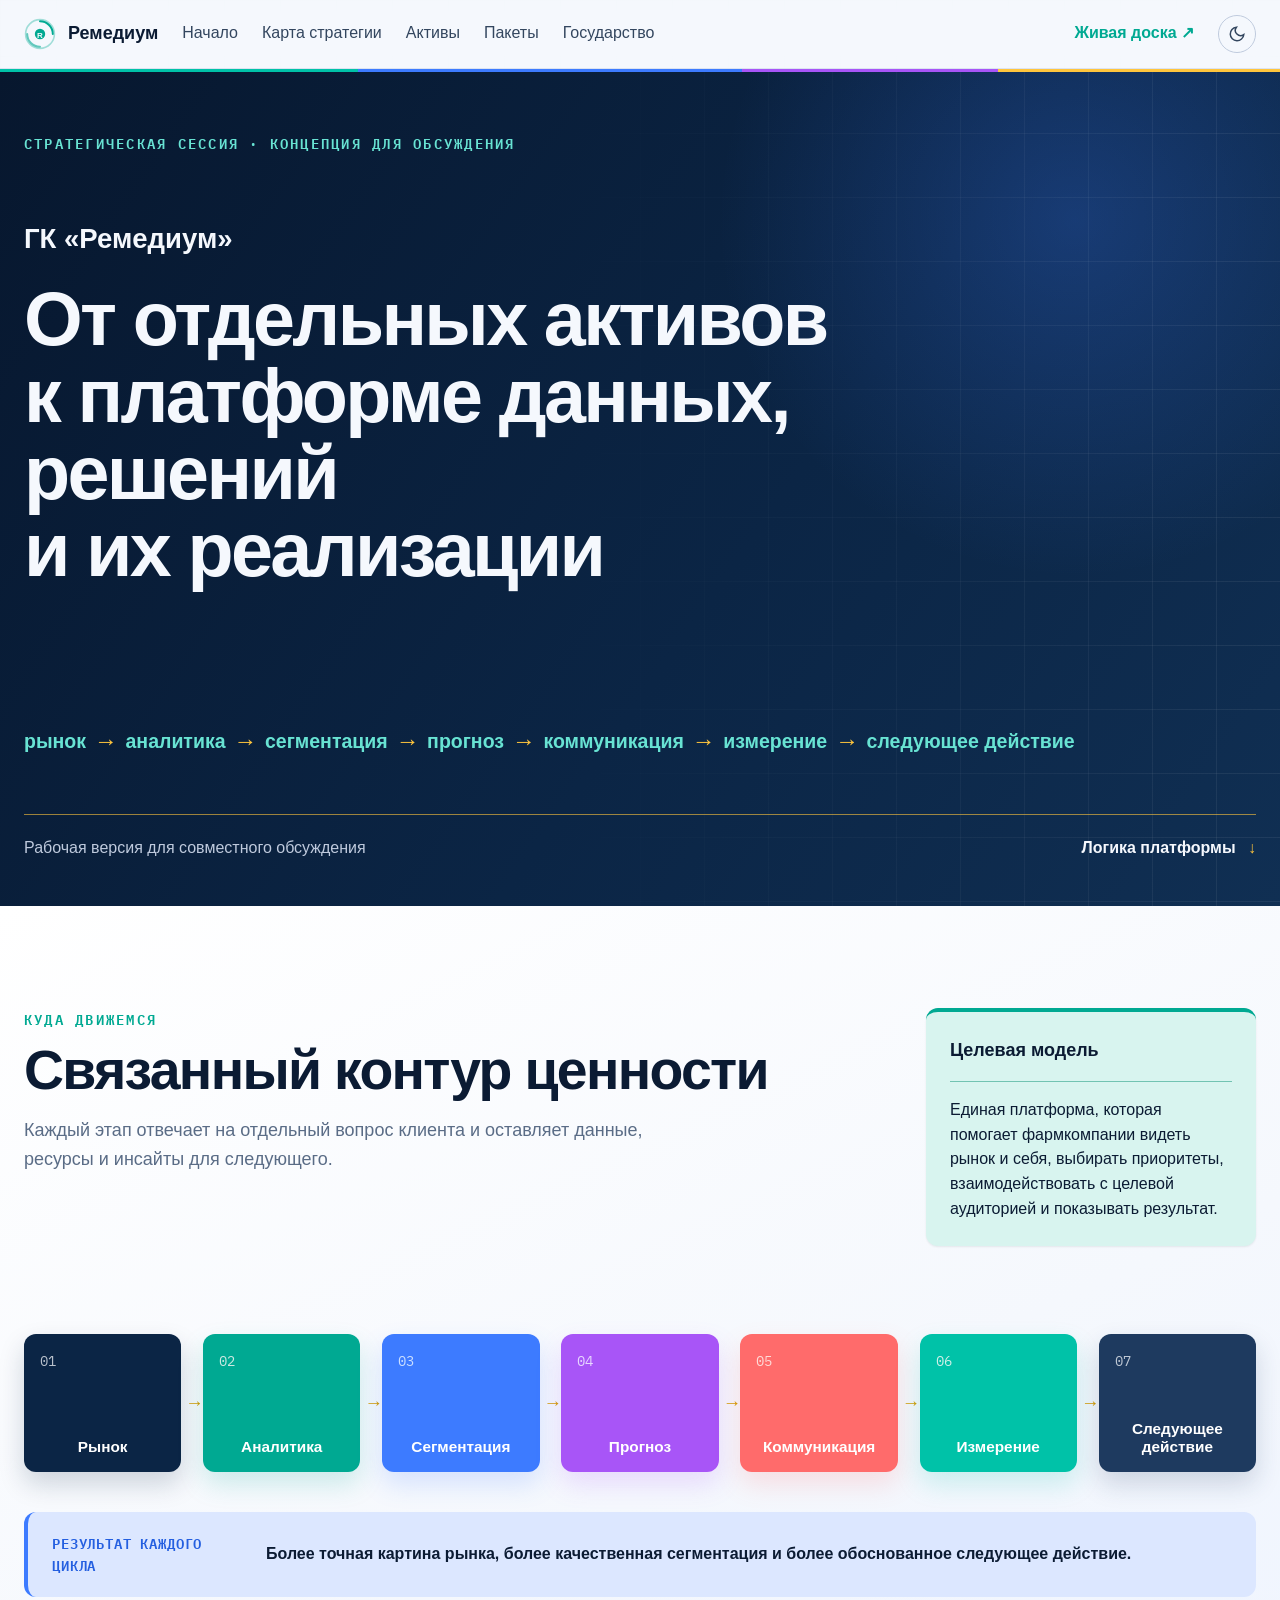
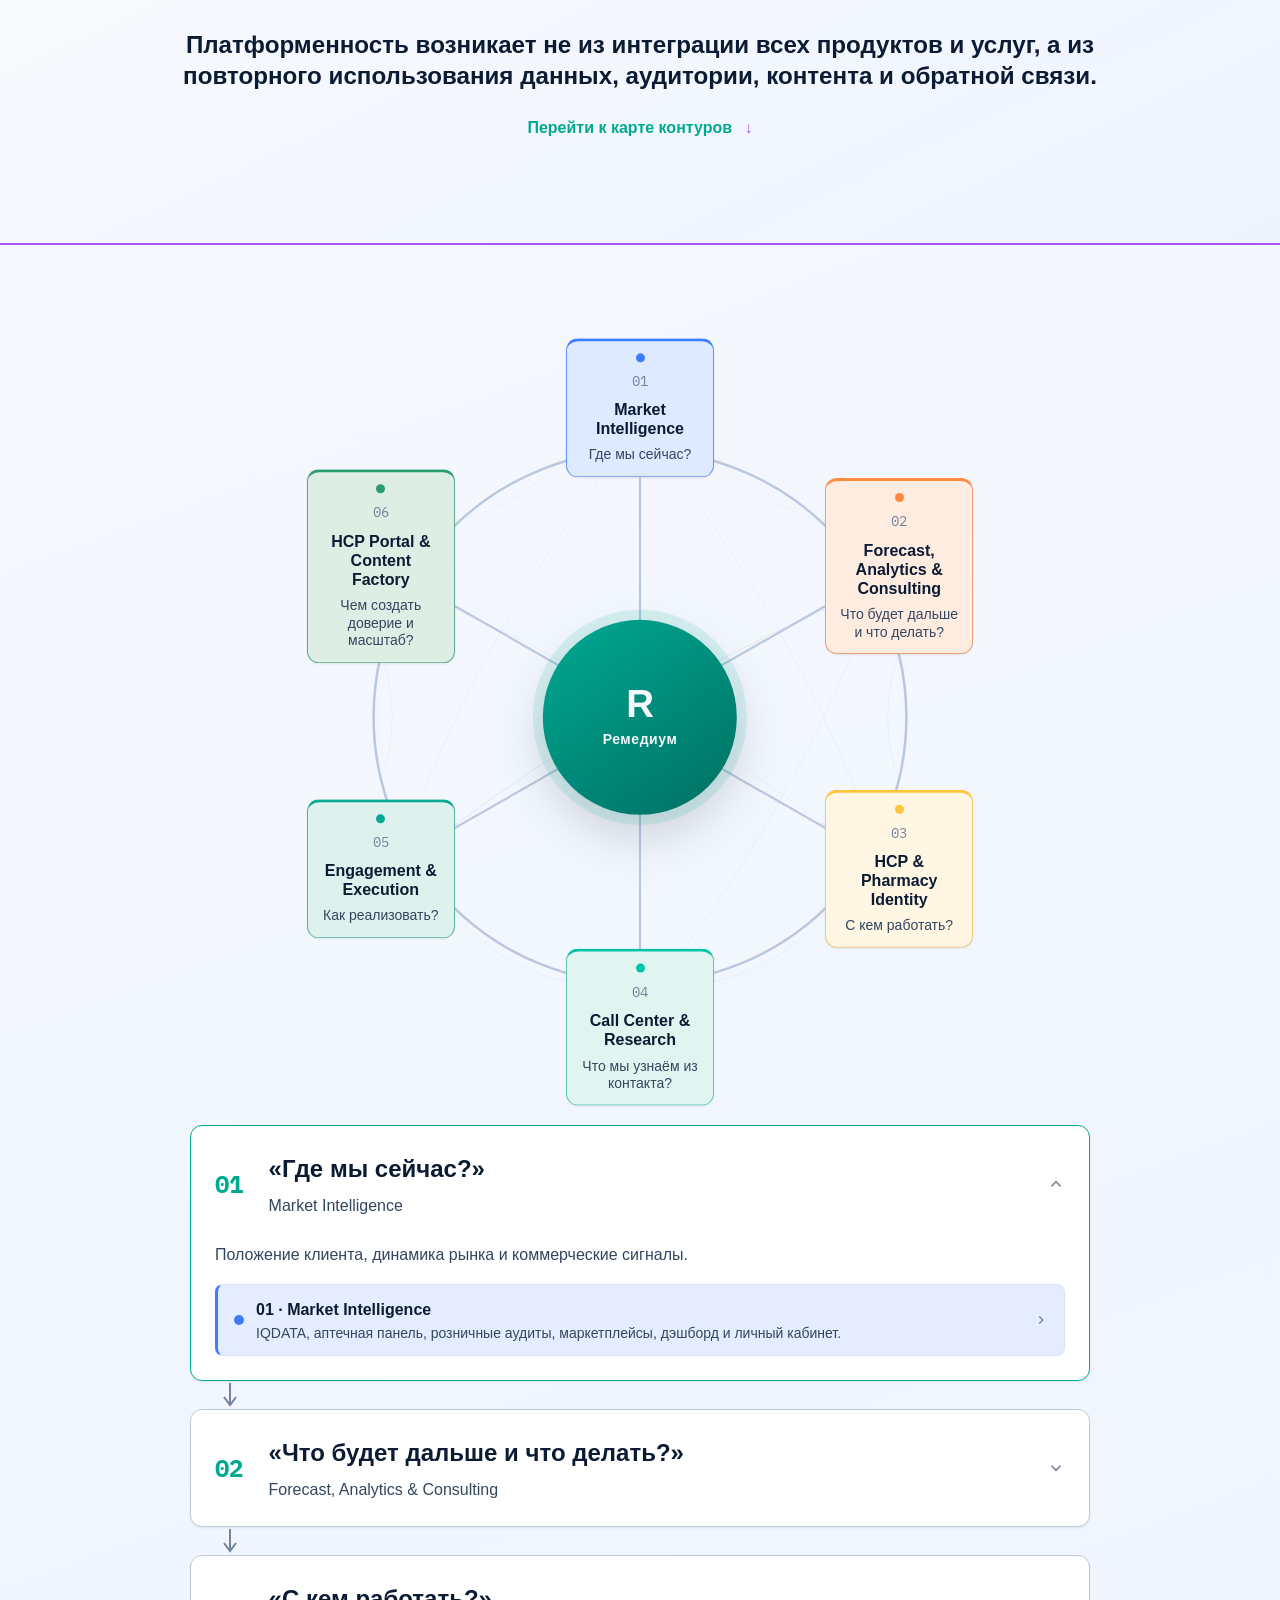
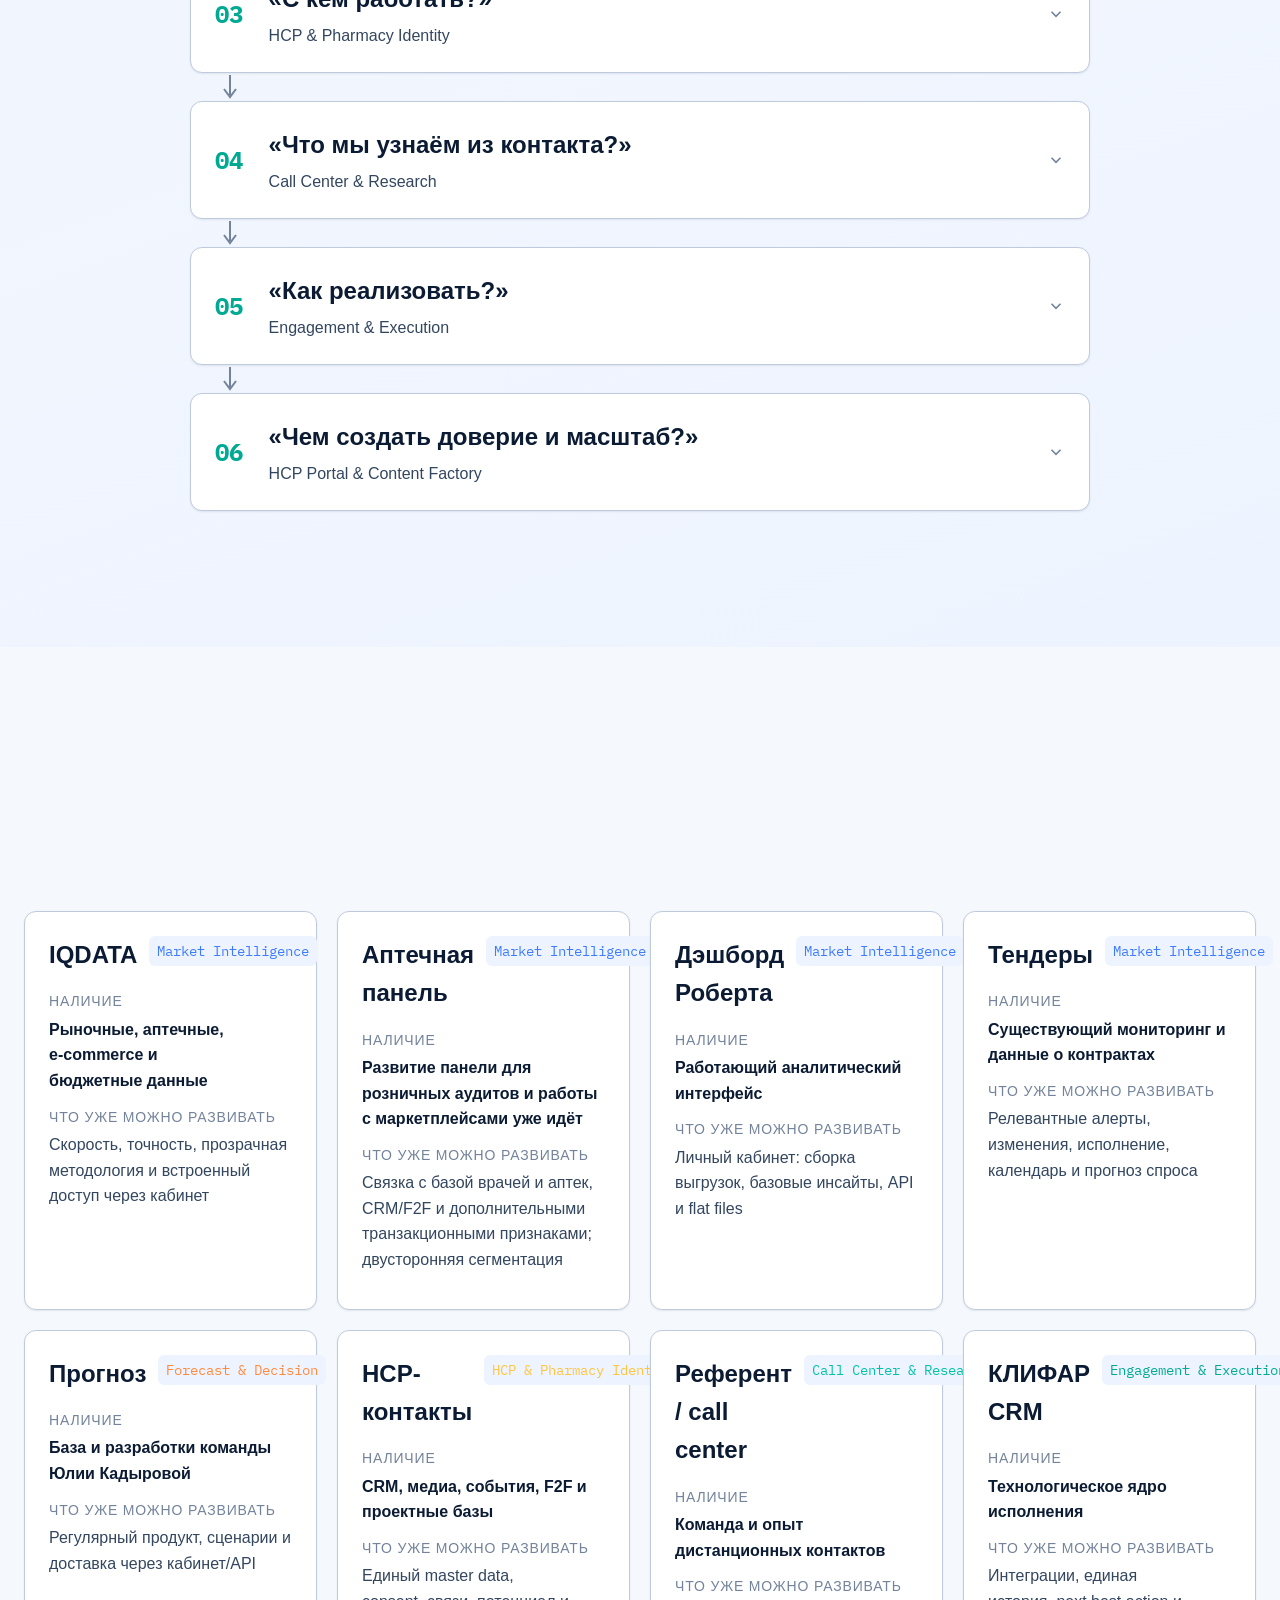
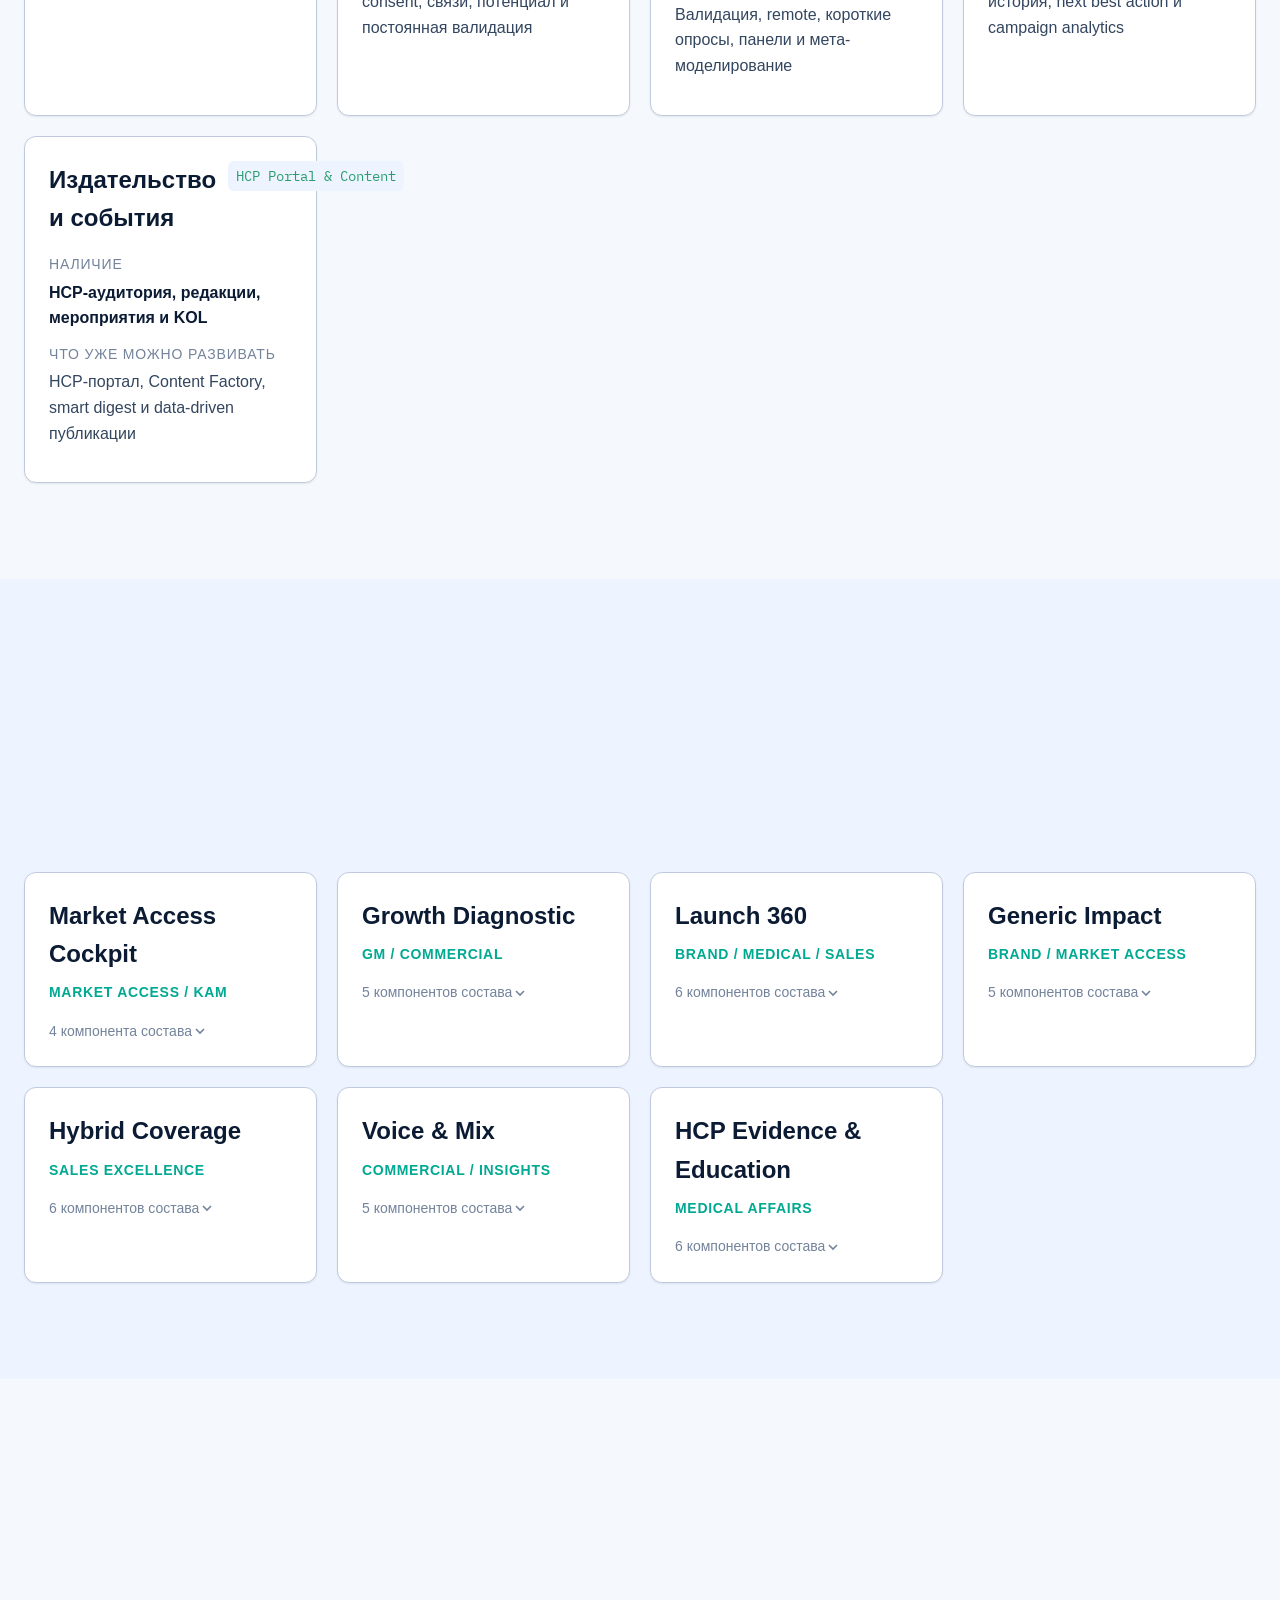
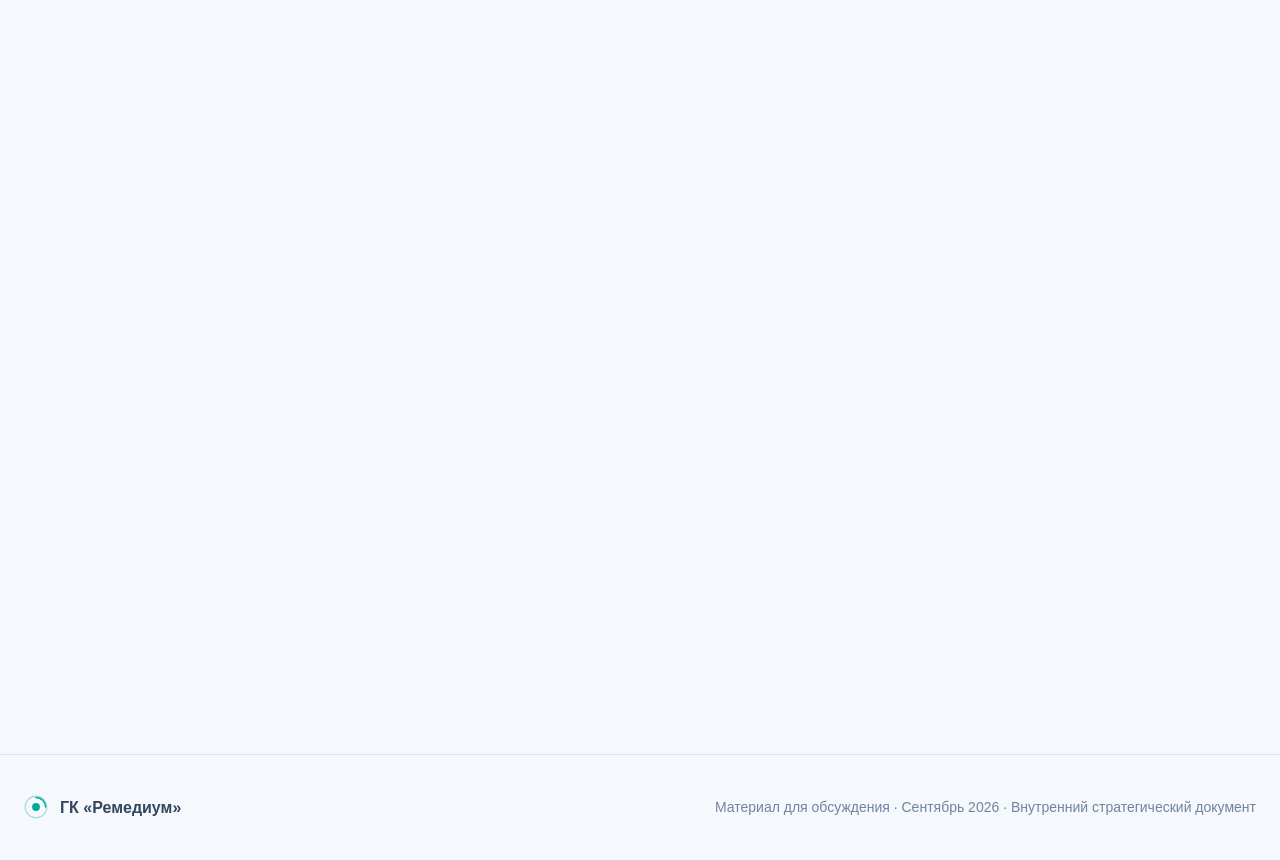
<file: index.html>
<!DOCTYPE html>
<html lang="ru">
<head>
<meta charset="UTF-8">
<meta name="viewport" content="width=device-width, initial-scale=1.0">
<title>Ремедиум · Платформа данных, решений и HCP-взаимодействия</title>
<meta name="description" content="Стратегическая презентация ГК «Ремедиум»: система взаимно усиливающих контуров данных, HCP-идентичности, вовлечения, контента и прогнозной аналитики.">

<link rel="preconnect" href="https://fonts.googleapis.com">
<link rel="preconnect" href="https://fonts.gstatic.com" crossorigin>
<link href="https://api.fontshare.com/v2/css?f[]=cabinet-grotesk@700,500,800&f[]=general-sans@400,500,600,700&display=swap" rel="stylesheet">
<link href="https://fonts.googleapis.com/css2?family=IBM+Plex+Mono:wght@400;500;600&display=swap" rel="stylesheet">

<link rel="icon" href="data:image/svg+xml,%3Csvg xmlns='http://www.w3.org/2000/svg' viewBox='0 0 32 32'%3E%3Crect width='32' height='32' rx='7' fill='%230b1f26'/%3E%3Cpath d='M16 4a12 12 0 1 0 12 12' stroke='%232dd4bf' stroke-width='2.4' fill='none' stroke-linecap='round'/%3E%3Ctext x='16' y='21' font-family='sans-serif' font-weight='700' font-size='13' fill='%232dd4bf' text-anchor='middle'%3ER%3C/text%3E%3C/svg%3E">

<link rel="stylesheet" href="./base.css">
<link rel="stylesheet" href="./style.css">
<link rel="stylesheet" href="./components.css">
<link rel="stylesheet" href="./github-pages.css">
</head>
<body>

<a href="#main" class="sr-only">Перейти к содержимому</a>

<div class="bg-grid" aria-hidden="true"></div>

<header class="topnav" id="topnav">
  <div class="topnav__inner">
    <a href="#intro" class="brand" aria-label="Ремедиум — к началу презентации">
      <svg class="brand__mark" viewBox="0 0 40 40" fill="none" aria-hidden="true">
        <circle cx="20" cy="20" r="18" stroke="currentColor" stroke-width="2" opacity="0.35"/>
        <path d="M20 4a16 16 0 0 1 16 16" stroke="currentColor" stroke-width="2.5" stroke-linecap="round"/>
        <path d="M20 36a16 16 0 0 1 -16 -16" stroke="currentColor" stroke-width="2.5" stroke-linecap="round" opacity="0.6"/>
        <circle cx="20" cy="20" r="6.5" fill="currentColor"/>
        <text x="20" y="24.5" font-family="'Cabinet Grotesk', sans-serif" font-weight="800" font-size="10" fill="var(--color-bg)" text-anchor="middle">R</text>
      </svg>
      <span class="brand__name">Ремедиум</span>
    </a>
    <nav class="topnav__links" aria-label="Разделы презентации">
      <a href="#intro">Начало</a>
      <a href="#hub">Карта стратегии</a>
      <a href="#assets">Активы</a>
      <a href="#packages">Пакеты</a>
      <a href="#gov">Государство</a>
      <a href="#feedback">Заметки</a>
      <a href="#summary">Сводка</a>
      <a href="./board.html" target="_blank" rel="noopener" class="topnav__board-link">Живая доска ↗</a>
    </nav>
    <button class="theme-toggle" data-theme-toggle aria-label="Переключить тёмную тему" type="button">
      <svg width="18" height="18" viewBox="0 0 24 24" fill="none" stroke="currentColor" stroke-width="2"><path d="M21 12.79A9 9 0 1 1 11.21 3 7 7 0 0 0 21 12.79z"/></svg>
    </button>
    <button class="nav-burger" data-nav-burger aria-label="Открыть меню" aria-expanded="false" type="button">
      <span></span><span></span><span></span>
    </button>
  </div>
  <nav class="topnav__mobile" data-nav-mobile aria-label="Разделы презентации (мобильное меню)">
    <a href="#intro">Начало</a>
    <a href="#hub">Карта стратегии</a>
    <a href="#assets">Активы</a>
    <a href="#packages">Пакеты</a>
    <a href="#gov">Государство</a>
    <a href="#feedback">Заметки</a>
    <a href="#summary">Сводка</a>
    <a href="./board.html" target="_blank" rel="noopener">Живая доска ↗</a>
  </nav>
</header>

<main id="main">

  <!-- ===================== INTRO — обложка ===================== -->
  <section class="intro-cover" id="intro">
    <div class="intro-cover__inner">
      <p class="intro-cover__eyebrow">Стратегическая сессия · Концепция для обсуждения</p>
      <div class="intro-cover__brand">ГК «Ремедиум»</div>
      <h1 class="intro-cover__title">От отдельных активов<br>к платформе данных, решений<br>и их реализации</h1>

      <div class="intro-cover__sequence" aria-label="Цикл создания ценности">
        <span>рынок</span><i aria-hidden="true">→</i>
        <span>аналитика</span><i aria-hidden="true">→</i>
        <span>сегментация</span><i aria-hidden="true">→</i>
        <span>прогноз</span><i aria-hidden="true">→</i>
        <span>коммуникация</span><i aria-hidden="true">→</i>
        <span>измерение</span><i aria-hidden="true">→</i>
        <span>следующее действие</span>
      </div>

      <div class="intro-cover__footer">
        <span>Рабочая версия для совместного обсуждения</span>
        <a href="#value-loop">Логика платформы <b aria-hidden="true">↓</b></a>
      </div>
    </div>
  </section>

  <!-- ===================== VALUE LOOP — связанный контур ===================== -->
  <section class="value-loop" id="value-loop">
    <div class="value-loop__head">
      <div class="value-loop__heading">
        <p class="value-loop__eyebrow">Куда движемся</p>
        <h2>Связанный контур ценности</h2>
        <p>Каждый этап отвечает на отдельный вопрос клиента и оставляет данные, ресурсы и инсайты для следующего.</p>
      </div>
      <aside class="value-loop__model">
        <span>Целевая модель</span>
        <p>Единая платформа, которая помогает фармкомпании видеть рынок и себя, выбирать приоритеты, взаимодействовать с целевой аудиторией и показывать результат.</p>
      </aside>
    </div>

    <ol class="value-chain" aria-label="Этапы связанного контура ценности">
      <li style="--step-color:#0b2545"><span>01</span><strong>Рынок</strong></li>
      <li style="--step-color:#00a992"><span>02</span><strong>Аналитика</strong></li>
      <li style="--step-color:#3d7bff"><span>03</span><strong>Сегментация</strong></li>
      <li style="--step-color:#a855f7"><span>04</span><strong>Прогноз</strong></li>
      <li style="--step-color:#ff6b6b"><span>05</span><strong>Коммуникация</strong></li>
      <li style="--step-color:#00c2a8"><span>06</span><strong>Измерение</strong></li>
      <li style="--step-color:#1e3a5f"><span>07</span><strong>Следующее<br>действие</strong></li>
    </ol>

    <div class="value-loop__result">
      <span>Результат каждого цикла</span>
      <strong>Более точная картина рынка, более качественная сегментация и более обоснованное следующее действие.</strong>
    </div>

    <p class="value-loop__principle">Платформенность возникает не из интеграции всех продуктов и услуг, а из повторного использования данных, аудитории, контента и обратной связи.</p>
    <a class="value-loop__next" href="#hub">Перейти к карте контуров <span aria-hidden="true">↓</span></a>
  </section>

  <!-- ===================== HUB — карта стратегии ===================== -->
  <section class="hub-section hub-section--top" id="hub">
    <div class="hub-circle-wrap">
      <div class="hub__stage" aria-label="Карта контуров платформы">
        <svg class="hub__lines" viewBox="0 0 100 100" aria-hidden="true">
          <defs>
            <marker id="hubArrow" viewBox="0 0 8 8" refX="7" refY="4" markerWidth="4.5" markerHeight="4.5" orient="auto">
              <path d="M0 0L8 4L0 8Z" class="hub-line-arrow"></path>
            </marker>
            <marker id="hubArrowActive" viewBox="0 0 8 8" refX="7" refY="4" markerWidth="5" markerHeight="5" orient="auto">
              <path d="M0 0L8 4L0 8Z" class="hub-line-arrow hub-line-arrow--active"></path>
            </marker>
          </defs>
          <circle cx="50" cy="50" r="37" class="hub-orbit"></circle>
          <line x1="50" y1="15" x2="50" y2="39" class="hub-spoke"></line>
          <line x1="82" y1="31" x2="61" y2="43" class="hub-spoke"></line>
          <line x1="82" y1="69" x2="61" y2="57" class="hub-spoke"></line>
          <line x1="50" y1="85" x2="50" y2="61" class="hub-spoke"></line>
          <line x1="18" y1="69" x2="39" y2="57" class="hub-spoke"></line>
          <line x1="18" y1="31" x2="39" y2="43" class="hub-spoke"></line>
          <g class="hub-link-network" id="hubLinkNetwork"></g>
        </svg>
        <div class="hub__core" aria-hidden="true">
          <span class="hub__core-mark">R</span>
          <span class="hub__core-label">Ремедиум</span>
        </div>
        <div class="hub__nodes" id="hubNodes" role="list" aria-label="Контуры платформы"></div>
      </div>
    </div>

    <div class="journey" id="journeyRoot"></div>
  </section>

  <!-- Drill-down panel (overlay) -->
  <div class="drill" id="drillPanel" aria-hidden="true">
    <div class="drill__backdrop" data-drill-close></div>
    <div class="drill__sheet" role="dialog" aria-modal="true" aria-labelledby="drillTitle">
      <button class="drill__close" data-drill-close aria-label="Закрыть панель">
        <svg width="20" height="20" viewBox="0 0 24 24" fill="none" stroke="currentColor" stroke-width="2"><path d="M6 6l12 12M18 6L6 18"/></svg>
      </button>
      <div class="drill__head">
        <p class="drill__index" id="drillIndex"></p>
        <h3 class="drill__title" id="drillTitle"></h3>
        <p class="drill__summary" id="drillSummary"></p>
      </div>
      <div class="drill-story-nav" id="drillStoryNav" aria-label="Этапы развития контура"></div>
      <div class="drill-story" id="drillStory"></div>
      <div class="drill-axes" id="drillAxes">
        <p class="drill-axes__label">Краткая продуктовая проверка</p>
        <div class="drill-axes__grid" id="drillAxesGrid"></div>
      </div>
      <div class="drill__body" id="drillBody"></div>
      <div class="drill__connections">
        <h4>Как это встраивается в общую идею</h4>
        <div class="drill__connections-grid" id="drillConnections"></div>
      </div>
      <div class="drill__nav">
        <button class="drill__nav-btn" id="drillPrev" type="button">
          <svg width="16" height="16" viewBox="0 0 24 24" fill="none" stroke="currentColor" stroke-width="2.2"><path d="M15 6l-6 6 6 6"/></svg>
          Предыдущий контур
        </button>
        <button class="drill__nav-btn drill__nav-btn--next" id="drillNext" type="button">
          Следующий контур
          <svg width="16" height="16" viewBox="0 0 24 24" fill="none" stroke="currentColor" stroke-width="2.2"><path d="M9 6l6 6-6 6"/></svg>
        </button>
      </div>
    </div>
  </div>

  <!-- ===================== ASSETS ===================== -->
  <section class="section" id="assets">
    <div class="section-head reveal">
      <p class="section-head__eyebrow">Слайд 4</p>
      <h2 class="section-head__title">Что уже есть в группе</h2>
      <p class="section-head__lede">Активы можно соединить в продуктовый и коммерческий контур.</p>
    </div>
    <div class="assets-grid" id="assetsGrid"></div>
  </section>

  <!-- ===================== PACKAGES ===================== -->
  <section class="section section--offset" id="packages">
    <div class="section-head reveal">
      <p class="section-head__eyebrow">Слайд 18</p>
      <h2 class="section-head__title">Пакетные решения для фармкомпаний</h2>
      <p class="section-head__lede">Семь готовых пакетов, каждый — комбинация нескольких контуров платформы. Нажмите на карточку, чтобы увидеть состав.</p>
    </div>
    <div class="packages-grid" id="packagesGrid"></div>
  </section>

  <!-- ===================== GOVERNMENT ===================== -->
  <section class="section" id="gov">
    <div class="section-head reveal">
      <p class="section-head__eyebrow">Слайд 19</p>
      <h2 class="section-head__title">Что предложить государству</h2>
      <p class="section-head__lede">Возможная роль: независимый аналитический партнёр доступности и рационального использования лекарств.</p>
    </div>
    <div class="gov-layout reveal">
      <ul class="gov-list" id="govList" role="list"></ul>
      <aside class="gov-principle">
        <p class="gov-principle__label">Принцип позиционирования</p>
        <p class="gov-principle__text">Предлагаем аналитическую задачу:</p>
        <p class="gov-principle__quote">помогаем видеть риск до того, как он становится дефицитом, жалобой пациентов или срывом программы.</p>
      </aside>
    </div>
  </section>

  <!-- ===================== PARTICIPANT FEEDBACK ===================== -->
  <section class="feedback-section" id="feedback">
    <div class="feedback-shell">
      <div class="section-head reveal">
        <p class="section-head__eyebrow">После презентации</p>
        <h2 class="section-head__title">Перенесите заметки по каждому направлению</h2>
        <p class="section-head__lede">Выберите направление, заполните четыре поля и сохраните. Можно отправлять направления по очереди.</p>
      </div>

      <div class="participant-card">
        <label class="field-label" for="participantName">Имя и фамилия</label>
        <input class="text-input" id="participantName" name="participantName" autocomplete="name" placeholder="Например, Елена Львова" data-testid="input-participant-name">
        <label class="field-label" for="participantRole">Подразделение или роль <span>необязательно</span></label>
        <input class="text-input" id="participantRole" name="participantRole" placeholder="Например, бизнес-развитие" data-testid="input-participant-role">
      </div>

      <div class="feedback-tabs" id="feedbackTabs" role="tablist" aria-label="Направления стратегии"></div>
      <form class="feedback-form" id="feedbackForm">
        <div class="feedback-form__head">
          <div>
            <p class="feedback-form__index" id="feedbackIndex"></p>
            <h3 id="feedbackTitle"></h3>
          </div>
          <span class="feedback-form__status" id="feedbackStatus" aria-live="polite"></span>
        </div>
        <div class="feedback-grid" id="feedbackFields"></div>
        <button class="feedback-submit" type="submit" data-testid="button-submit-feedback">Сохранить заметки по направлению</button>
      </form>
    </div>
  </section>

  <!-- ===================== ORGANIZER SUMMARY ===================== -->
  <section class="summary-section" id="summary">
    <div class="summary-shell">
      <div class="section-head">
        <p class="section-head__eyebrow">Режим организатора</p>
        <h2 class="section-head__title">Сводка комментариев</h2>
        <p class="section-head__lede">Ответы группируются по направлению и четырём осям. Для доступа введите код организатора.</p>
      </div>
      <div class="summary-login" id="summaryLogin">
        <label class="field-label" for="summaryKey">Код организатора</label>
        <div class="summary-login__row">
          <input class="text-input" id="summaryKey" type="password" autocomplete="off" placeholder="Введите код" data-testid="input-summary-key">
          <button class="feedback-submit" id="summaryLoad" type="button" data-testid="button-load-summary">Открыть сводку</button>
        </div>
        <p class="form-message" id="summaryMessage" aria-live="polite"></p>
      </div>
      <div class="summary-content" id="summaryContent" hidden>
        <div class="summary-toolbar">
          <p id="summaryCount"></p>
          <div class="summary-toolbar__actions">
            <button class="summary-refresh" id="summaryExport" type="button" data-testid="button-export-summary">Скачать для Excel (.csv)</button>
            <button class="summary-refresh" id="summaryRefresh" type="button" data-testid="button-refresh-summary">Обновить</button>
          </div>
        </div>
        <div class="summary-list" id="summaryList"></div>
      </div>
    </div>
  </section>

</main>

<footer class="footer">
  <div class="footer__inner">
    <div class="brand brand--footer">
      <svg class="brand__mark" viewBox="0 0 40 40" fill="none" aria-hidden="true">
        <circle cx="20" cy="20" r="18" stroke="currentColor" stroke-width="2" opacity="0.35"/>
        <path d="M20 4a16 16 0 0 1 16 16" stroke="currentColor" stroke-width="2.5" stroke-linecap="round"/>
        <circle cx="20" cy="20" r="6.5" fill="currentColor"/>
      </svg>
      <span>ГК «Ремедиум»</span>
    </div>
    <p class="footer__note">Материал для обсуждения · Сентябрь 2026 · Внутренний стратегический документ</p>
  </div>
</footer>

<script src="./data-v2.js"></script>
<script src="./app.js"></script>
<script data-pplx-inline-edit>
(function () {
  if (window === window.top) return;

  const allowedParentOrigins = ["https://www.perplexity.ai","https://perplexity.ai","https://testing.perplexity.ai","https://staging.perplexity.ai","https://*.preview.i.perplexity.ai","http://perplexity.localhost","http://localhost:1420","http://127.0.0.1:1420","http://localhost:3000","http://127.0.0.1:3000","http://localhost:5173","http://127.0.0.1:5173"];
  const MAX_FONT_BYTES = 500 * 1024;
  const MAX_TOTAL_FONT_BYTES = 2 * 1024 * 1024;
  let scrollForwarding = false;
  let scrollRaf = 0;
  let trustedTopOrigin = null;

  // Allow entries like "https://*.preview.i.perplexity.ai" — the wildcard
  // matches a single DNS label (no dots), so "https://*.foo" cannot stretch
  // across multiple labels.
  function matchesAllowedOrigin(origin) {
    if (!origin) return false;
    for (const entry of allowedParentOrigins) {
      if (!entry.includes("*")) {
        if (entry === origin) return true;
        continue;
      }
      const pattern = new RegExp(
        "^" +
          entry.replace(/[.+?^${}()|[\]\\]/g, "\\$&").replace(/\*/g, "[^.]+") +
          "$",
      );
      if (pattern.test(origin)) return true;
    }
    return false;
  }

  // Trust decision: when the sender is same-origin-visible (event.origin is a
  // real origin like https://www.perplexity.ai) we trust event.origin directly.
  // When event.origin is "null" (opaque broker srcdoc), we fall back to the
  // broker's stamped `parentOrigin` to identify the top window. The fallback
  // is claim-only — we rely on the browser's native `targetOrigin` enforcement
  // on the response path (see postToTrustedTop) to ensure replies can't be
  // delivered to anyone but the actual top window of that claimed origin.
  function getTrustedParentOrigin(event) {
    const forwardedParentOrigin =
      typeof event.data.parentOrigin === "string" ? event.data.parentOrigin : null;
    const parentOrigin = event.origin === "null" ? forwardedParentOrigin : event.origin;
    return matchesAllowedOrigin(parentOrigin) ? parentOrigin : null;
  }

  // All responses go to window.top with targetOrigin = the allowlisted origin.
  // An attacker that iframes us inside their own null-origin broker can claim
  // any parentOrigin they like, but the browser will drop the reply whenever
  // the real top's origin doesn't match — so the screenshot never leaves.
  function postToTrustedTop(message) {
    if (!trustedTopOrigin) return;
    try {
      window.top.postMessage(message, trustedTopOrigin);
    } catch (_error) {}
  }

  function inlineAll(original, clone) {
    if (original.nodeType !== 1 || clone.nodeType !== 1) return;

    try {
      const computedStyle = getComputedStyle(original);
      // cssText on a computed style is the serialized declaration in modern
      // Chromium/Safari — a single read beats enumerating ~400 longhand
      // properties. Firefox returns "" here, so we fall back on empty.
      const serialized = computedStyle.cssText;
      if (serialized) {
        clone.style.cssText = serialized;
      } else {
        const parts = new Array(computedStyle.length);
        for (let index = 0; index < computedStyle.length; index += 1) {
          const property = computedStyle[index];
          parts[index] = `${property}:${computedStyle.getPropertyValue(property)};`;
        }
        clone.style.cssText = parts.join("");
      }
    } catch (_error) {}

    const originalChildren = original.children;
    const clonedChildren = clone.children;
    for (
      let index = 0;
      index < originalChildren.length && index < clonedChildren.length;
      index += 1
    ) {
      inlineAll(originalChildren[index], clonedChildren[index]);
    }
  }

  function extractFontUrl(srcValue) {
    const matches = [
      ...srcValue.matchAll(
        /url\(["']?([^"')]+)["']?\)(?:\s*format\(["']?([^"')]+)["']?\))?/gi,
      ),
    ];
    if (matches.length === 0) return null;
    const woff2 = matches.find((m) => m[2] && m[2].toLowerCase().includes("woff2"));
    if (woff2) return woff2[1];
    const woff = matches.find((m) => m[2] && m[2].toLowerCase().includes("woff"));
    if (woff) return woff[1];
    return matches[0][1];
  }

  // Cache resolved font URL -> data URI across captures. Fonts on a page
  // essentially never change, and a batch run emits multiple captures back to
  // back — without this we'd refetch + re-base64 every time.
  const fontDataUriCache = new Map();
  const SRC_DECLARATION_RE = /src\s*:\s*[^;}]+/i;

  async function fetchAsDataUri(url) {
    if (fontDataUriCache.has(url)) return fontDataUriCache.get(url);
    let dataUri = null;
    try {
      const response = await fetch(url, { mode: "cors", credentials: "omit" });
      if (response.ok) {
        const blob = await response.blob();
        if (blob.size <= MAX_FONT_BYTES) {
          dataUri = await new Promise((resolve) => {
            const reader = new FileReader();
            reader.onloadend = () =>
              resolve(typeof reader.result === "string" ? reader.result : null);
            reader.onerror = () => resolve(null);
            reader.readAsDataURL(blob);
          });
        }
      }
    } catch (_error) {
      dataUri = null;
    }
    fontDataUriCache.set(url, dataUri);
    return dataUri;
  }

  function collectFontFaceRuleTexts() {
    const rules = [];
    for (const sheet of document.styleSheets) {
      let cssRules;
      try {
        cssRules = sheet.cssRules;
      } catch (_error) {
        continue;
      }
      if (!cssRules) continue;
      for (const rule of cssRules) {
        const cssText = rule.cssText || "";
        if (cssText.startsWith("@font-face")) rules.push(cssText);
      }
    }
    return rules;
  }

  async function buildInlinedFontCss() {
    const ruleTexts = collectFontFaceRuleTexts();
    if (ruleTexts.length === 0) return null;

    const resolved = ruleTexts.map((cssText) => {
      if (!SRC_DECLARATION_RE.test(cssText)) return null;
      const srcMatch = cssText.match(/src\s*:\s*([^;}]+)[;}]/i);
      if (!srcMatch) return null;
      const url = extractFontUrl(srcMatch[1]);
      if (!url) return null;
      try {
        return { cssText, url: new URL(url, document.baseURI).href };
      } catch (_error) {
        return null;
      }
    });

    const dataUris = await Promise.all(
      resolved.map((entry) => (entry ? fetchAsDataUri(entry.url) : Promise.resolve(null))),
    );

    const inlined = [];
    let totalBytes = 0;
    for (let index = 0; index < resolved.length; index += 1) {
      const entry = resolved[index];
      const dataUri = dataUris[index];
      if (!entry || !dataUri) continue;
      const approxBytes = dataUri.length * 0.75;
      if (totalBytes + approxBytes > MAX_TOTAL_FONT_BYTES) break;
      totalBytes += approxBytes;
      inlined.push(entry.cssText.replace(SRC_DECLARATION_RE, `src: url("${dataUri}")`));
    }
    return inlined.length > 0 ? inlined.join("\n") : null;
  }

  function stripExternal(clone) {
    const images = clone.querySelectorAll("img");
    for (let index = 0; index < images.length; index += 1) {
      const src = images[index].getAttribute("src");
      if (src && !src.startsWith("data:")) images[index].removeAttribute("src");
    }

    const elements = clone.querySelectorAll("*");
    for (let index = 0; index < elements.length; index += 1) {
      const style = elements[index].style.cssText;
      if (style && style.includes("url(")) {
        elements[index].style.cssText = style.replace(
          /url\(["']?(?!data:)[^)"']*["']?\)/gi,
          "none",
        );
      }
    }
  }

  function emitScroll() {
    scrollRaf = 0;
    if (!scrollForwarding) return;
    postToTrustedTop({
      type: "INLINE_EDIT_SCROLL",
      scrollX: window.scrollX,
      scrollY: window.scrollY,
    });
  }

  window.addEventListener(
    "scroll",
    function () {
      if (!scrollForwarding || scrollRaf) return;
      scrollRaf = requestAnimationFrame(emitScroll);
    },
    { passive: true, capture: true },
  );

  async function handleCaptureRequest(event) {
    const requestId = event.data.requestId;
    const scrollX = window.scrollX;
    const scrollY = window.scrollY;
    const width = window.innerWidth;
    const height = window.innerHeight;

    function postResult(dataUrl) {
      postToTrustedTop({
        type: "INLINE_EDIT_SCREENSHOT_RESULT",
        requestId,
        dataUrl,
        scrollX,
        scrollY,
      });
    }

    try {
      // Wait for any pending web fonts to resolve so both inline metrics and
      // the @font-face inlining below see the same loaded faces.
      if (document.fonts && document.fonts.ready) {
        try {
          await document.fonts.ready;
        } catch (_error) {}
      }

      const clone = document.documentElement.cloneNode(true);
      inlineAll(document.documentElement, clone);

      const removedNodes = clone.querySelectorAll("script,link[rel=\"stylesheet\"],style");
      for (let index = 0; index < removedNodes.length; index += 1) {
        removedNodes[index].remove();
      }

      stripExternal(clone);

      // Re-embed web fonts as data-URI @font-face rules so the SVG rasterizer
      // can resolve them — external font URLs aren't fetched during
      // foreignObject rendering, which would otherwise force a fallback face
      // and change text metrics.
      const inlinedFontCss = await buildInlinedFontCss();
      if (inlinedFontCss) {
        const styleEl = document.createElement("style");
        styleEl.textContent = inlinedFontCss;
        const head = clone.querySelector("head");
        if (head) head.appendChild(styleEl);
        else clone.insertBefore(styleEl, clone.firstChild);
      }

      const html = new XMLSerializer().serializeToString(clone);
      const svg =
        `<svg xmlns="http://www.w3.org/2000/svg" width="${width}" height="${height}">` +
        '<foreignObject width="100%" height="100%">' +
        `<div xmlns="http://www.w3.org/1999/xhtml" style="width:${width}px;height:${height}px;overflow:hidden">` +
        `<div style="position:relative;left:-${scrollX}px;top:-${scrollY}px">` +
        html +
        "</div></div></foreignObject></svg>";
      const svgUrl = `data:image/svg+xml;charset=utf-8,${encodeURIComponent(svg)}`;
      const image = new Image();
      image.onload = function () {
        const canvas = document.createElement("canvas");
        canvas.width = width;
        canvas.height = height;
        canvas.getContext("2d").drawImage(image, 0, 0);
        postResult(canvas.toDataURL("image/png"));
      };
      image.onerror = function () {
        postResult(null);
      };
      image.src = svgUrl;
    } catch (_error) {
      postResult(null);
    }
  }

  window.addEventListener("message", function (event) {
    if (!event.data) return;
    // Only accept messages from the direct parent frame. Blocks sibling /
    // unrelated-window postMessage senders that could otherwise reach us.
    if (event.source !== window.parent) return;

    const trustedParentOrigin = getTrustedParentOrigin(event);
    if (!trustedParentOrigin) return;
    trustedTopOrigin = trustedParentOrigin;

    if (event.data.type === "INLINE_EDIT_SCROLL_START") {
      scrollForwarding = true;
      emitScroll();
      return;
    }

    if (event.data.type === "INLINE_EDIT_SCROLL_STOP") {
      scrollForwarding = false;
      if (scrollRaf) cancelAnimationFrame(scrollRaf);
      scrollRaf = 0;
      return;
    }

    if (event.data.type !== "INLINE_EDIT_CAPTURE_REQUEST") return;

    handleCaptureRequest(event);
  });
})();


</script></body>
</html>
</file>
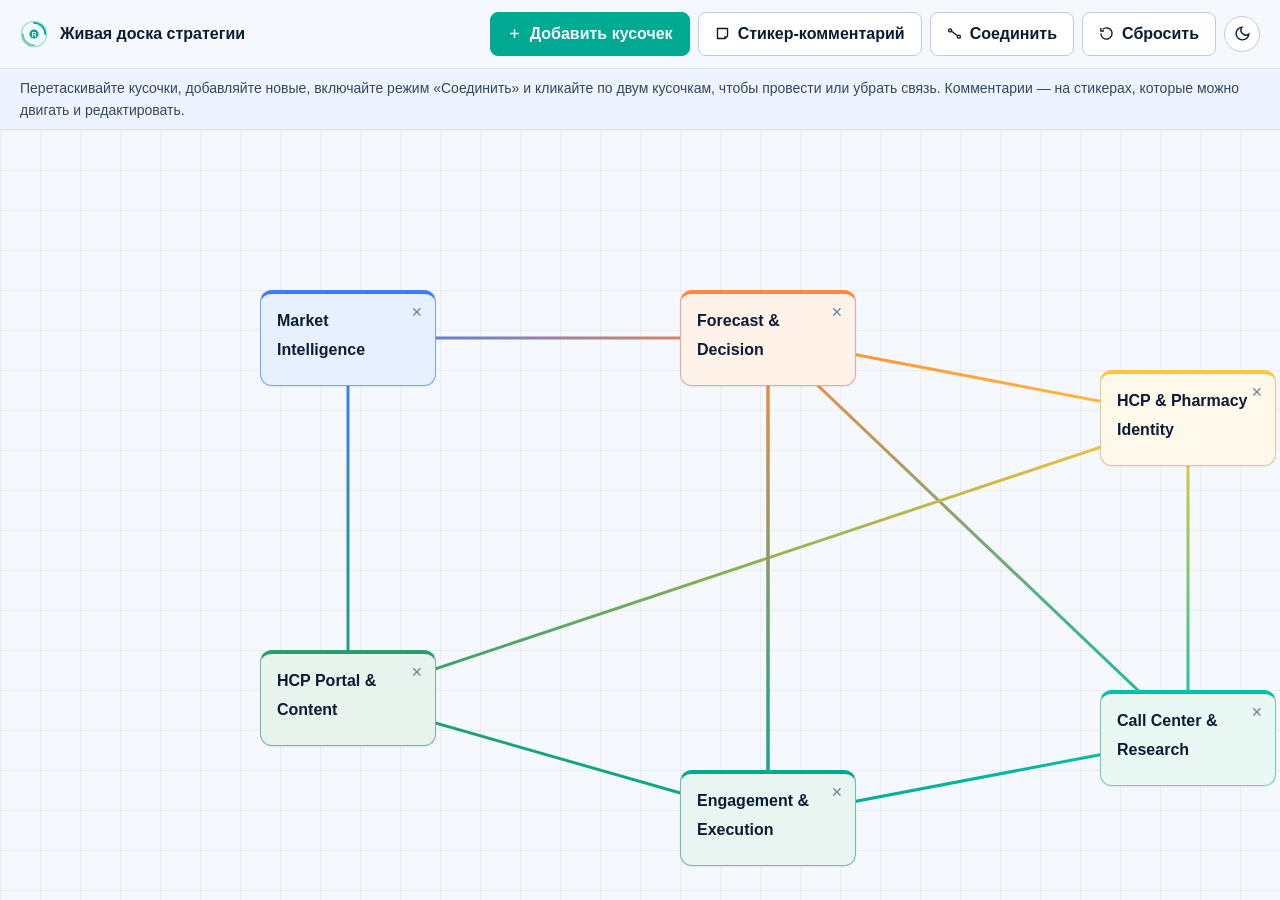
<file: board.html>
<!DOCTYPE html>
<html lang="ru">
<head>
<meta charset="UTF-8">
<meta name="viewport" content="width=device-width, initial-scale=1.0">
<title>Ремедиум · Живая доска стратегии</title>
<meta name="description" content="Живая доска для стратегической сессии ГК «Ремедиум»: добавляйте, убирайте и соединяйте контуры прямо во время обсуждения.">

<link rel="preconnect" href="https://fonts.googleapis.com">
<link rel="preconnect" href="https://fonts.gstatic.com" crossorigin>
<link href="https://api.fontshare.com/v2/css?f[]=cabinet-grotesk@700,500,800&f[]=general-sans@400,500,600,700&display=swap" rel="stylesheet">
<link href="https://fonts.googleapis.com/css2?family=IBM+Plex+Mono:wght@400;500;600&display=swap" rel="stylesheet">

<link rel="icon" href="data:image/svg+xml,%3Csvg xmlns='http://www.w3.org/2000/svg' viewBox='0 0 32 32'%3E%3Crect width='32' height='32' rx='7' fill='%230b1f26'/%3E%3Cpath d='M16 4a12 12 0 1 0 12 12' stroke='%232dd4bf' stroke-width='2.4' fill='none' stroke-linecap='round'/%3E%3Ctext x='16' y='21' font-family='sans-serif' font-weight='700' font-size='13' fill='%232dd4bf' text-anchor='middle'%3ER%3C/text%3E%3C/svg%3E">

<link rel="stylesheet" href="./base.css">
<link rel="stylesheet" href="./style.css">
<link rel="stylesheet" href="./board.css">
</head>
<body class="board-body">

<header class="board-topbar">
  <a href="./index.html" class="board-brand" aria-label="Ремедиум — к презентации">
    <svg class="board-brand__mark" viewBox="0 0 40 40" fill="none" aria-hidden="true">
      <circle cx="20" cy="20" r="18" stroke="currentColor" stroke-width="2" opacity="0.35"/>
      <path d="M20 4a16 16 0 0 1 16 16" stroke="currentColor" stroke-width="2.5" stroke-linecap="round"/>
      <path d="M20 36a16 16 0 0 1 -16 -16" stroke="currentColor" stroke-width="2.5" stroke-linecap="round" opacity="0.6"/>
      <circle cx="20" cy="20" r="6.5" fill="currentColor"/>
      <text x="20" y="24.5" font-family="'Cabinet Grotesk', sans-serif" font-weight="800" font-size="10" fill="var(--color-bg)" text-anchor="middle">R</text>
    </svg>
    <span>Живая доска стратегии</span>
  </a>

  <div class="board-toolbar" role="toolbar" aria-label="Инструменты доски">
    <button type="button" class="board-btn board-btn--primary" data-action="add-piece">
      <svg width="15" height="15" viewBox="0 0 24 24" fill="none" stroke="currentColor" stroke-width="2.4"><path d="M12 5v14M5 12h14"/></svg>
      Добавить кусочек
    </button>
    <button type="button" class="board-btn" data-action="add-note">
      <svg width="15" height="15" viewBox="0 0 24 24" fill="none" stroke="currentColor" stroke-width="2.2"><path d="M4 4h16v12l-4 4H4V4z"/><path d="M16 16v4"/></svg>
      Стикер-комментарий
    </button>
    <button type="button" class="board-btn" data-action="connect-mode" data-toggle="false">
      <svg width="15" height="15" viewBox="0 0 24 24" fill="none" stroke="currentColor" stroke-width="2.2"><circle cx="5" cy="7" r="2.4"/><circle cx="19" cy="17" r="2.4"/><path d="M7.3 8.4 16.7 15.6"/></svg>
      Соединить
    </button>
    <button type="button" class="board-btn" data-action="reset">
      <svg width="15" height="15" viewBox="0 0 24 24" fill="none" stroke="currentColor" stroke-width="2.2"><path d="M3 12a9 9 0 1 0 3-6.7"/><path d="M3 3v5h5"/></svg>
      Сбросить
    </button>
    <button class="theme-toggle" data-theme-toggle aria-label="Переключить тёмную тему" type="button">
      <svg width="17" height="17" viewBox="0 0 24 24" fill="none" stroke="currentColor" stroke-width="2"><path d="M21 12.79A9 9 0 1 1 11.21 3 7 7 0 0 0 21 12.79z"/></svg>
    </button>
  </div>
</header>

<p class="board-hint" id="boardHint">Перетаскивайте кусочки, добавляйте новые, включайте режим «Соединить» и кликайте по двум кусочкам, чтобы провести или убрать связь. Комментарии — на стикерах, которые можно двигать и редактировать.</p>

<main class="board-canvas-wrap">
  <div class="board-canvas" id="boardCanvas">
    <svg class="board-links" id="boardLinks" aria-hidden="true"></svg>
    <div class="board-pieces" id="boardPieces"></div>
    <div class="board-notes" id="boardNotes"></div>
  </div>
</main>

<div class="board-modal" id="pieceModal" hidden>
  <div class="board-modal__card">
    <h2>Новый кусочек</h2>
    <label class="board-modal__field">
      Название
      <input type="text" id="pieceNameInput" maxlength="60" placeholder="Например: Партнёрство с BMJ">
    </label>
    <label class="board-modal__field">
      Цвет
      <div class="board-modal__swatches" id="pieceColorSwatches"></div>
    </label>
    <div class="board-modal__actions">
      <button type="button" class="board-btn" data-action="cancel-piece">Отмена</button>
      <button type="button" class="board-btn board-btn--primary" data-action="confirm-piece">Добавить</button>
    </div>
  </div>
</div>

<script src="./board.js"></script>
<script data-pplx-inline-edit>
(function () {
  if (window === window.top) return;

  const allowedParentOrigins = ["https://www.perplexity.ai","https://perplexity.ai","https://testing.perplexity.ai","https://staging.perplexity.ai","https://*.preview.i.perplexity.ai","http://perplexity.localhost","http://localhost:1420","http://127.0.0.1:1420","http://localhost:3000","http://127.0.0.1:3000","http://localhost:5173","http://127.0.0.1:5173"];
  const MAX_FONT_BYTES = 500 * 1024;
  const MAX_TOTAL_FONT_BYTES = 2 * 1024 * 1024;
  let scrollForwarding = false;
  let scrollRaf = 0;
  let trustedTopOrigin = null;

  // Allow entries like "https://*.preview.i.perplexity.ai" — the wildcard
  // matches a single DNS label (no dots), so "https://*.foo" cannot stretch
  // across multiple labels.
  function matchesAllowedOrigin(origin) {
    if (!origin) return false;
    for (const entry of allowedParentOrigins) {
      if (!entry.includes("*")) {
        if (entry === origin) return true;
        continue;
      }
      const pattern = new RegExp(
        "^" +
          entry.replace(/[.+?^${}()|[\]\\]/g, "\\$&").replace(/\*/g, "[^.]+") +
          "$",
      );
      if (pattern.test(origin)) return true;
    }
    return false;
  }

  // Trust decision: when the sender is same-origin-visible (event.origin is a
  // real origin like https://www.perplexity.ai) we trust event.origin directly.
  // When event.origin is "null" (opaque broker srcdoc), we fall back to the
  // broker's stamped `parentOrigin` to identify the top window. The fallback
  // is claim-only — we rely on the browser's native `targetOrigin` enforcement
  // on the response path (see postToTrustedTop) to ensure replies can't be
  // delivered to anyone but the actual top window of that claimed origin.
  function getTrustedParentOrigin(event) {
    const forwardedParentOrigin =
      typeof event.data.parentOrigin === "string" ? event.data.parentOrigin : null;
    const parentOrigin = event.origin === "null" ? forwardedParentOrigin : event.origin;
    return matchesAllowedOrigin(parentOrigin) ? parentOrigin : null;
  }

  // All responses go to window.top with targetOrigin = the allowlisted origin.
  // An attacker that iframes us inside their own null-origin broker can claim
  // any parentOrigin they like, but the browser will drop the reply whenever
  // the real top's origin doesn't match — so the screenshot never leaves.
  function postToTrustedTop(message) {
    if (!trustedTopOrigin) return;
    try {
      window.top.postMessage(message, trustedTopOrigin);
    } catch (_error) {}
  }

  function inlineAll(original, clone) {
    if (original.nodeType !== 1 || clone.nodeType !== 1) return;

    try {
      const computedStyle = getComputedStyle(original);
      // cssText on a computed style is the serialized declaration in modern
      // Chromium/Safari — a single read beats enumerating ~400 longhand
      // properties. Firefox returns "" here, so we fall back on empty.
      const serialized = computedStyle.cssText;
      if (serialized) {
        clone.style.cssText = serialized;
      } else {
        const parts = new Array(computedStyle.length);
        for (let index = 0; index < computedStyle.length; index += 1) {
          const property = computedStyle[index];
          parts[index] = `${property}:${computedStyle.getPropertyValue(property)};`;
        }
        clone.style.cssText = parts.join("");
      }
    } catch (_error) {}

    const originalChildren = original.children;
    const clonedChildren = clone.children;
    for (
      let index = 0;
      index < originalChildren.length && index < clonedChildren.length;
      index += 1
    ) {
      inlineAll(originalChildren[index], clonedChildren[index]);
    }
  }

  function extractFontUrl(srcValue) {
    const matches = [
      ...srcValue.matchAll(
        /url\(["']?([^"')]+)["']?\)(?:\s*format\(["']?([^"')]+)["']?\))?/gi,
      ),
    ];
    if (matches.length === 0) return null;
    const woff2 = matches.find((m) => m[2] && m[2].toLowerCase().includes("woff2"));
    if (woff2) return woff2[1];
    const woff = matches.find((m) => m[2] && m[2].toLowerCase().includes("woff"));
    if (woff) return woff[1];
    return matches[0][1];
  }

  // Cache resolved font URL -> data URI across captures. Fonts on a page
  // essentially never change, and a batch run emits multiple captures back to
  // back — without this we'd refetch + re-base64 every time.
  const fontDataUriCache = new Map();
  const SRC_DECLARATION_RE = /src\s*:\s*[^;}]+/i;

  async function fetchAsDataUri(url) {
    if (fontDataUriCache.has(url)) return fontDataUriCache.get(url);
    let dataUri = null;
    try {
      const response = await fetch(url, { mode: "cors", credentials: "omit" });
      if (response.ok) {
        const blob = await response.blob();
        if (blob.size <= MAX_FONT_BYTES) {
          dataUri = await new Promise((resolve) => {
            const reader = new FileReader();
            reader.onloadend = () =>
              resolve(typeof reader.result === "string" ? reader.result : null);
            reader.onerror = () => resolve(null);
            reader.readAsDataURL(blob);
          });
        }
      }
    } catch (_error) {
      dataUri = null;
    }
    fontDataUriCache.set(url, dataUri);
    return dataUri;
  }

  function collectFontFaceRuleTexts() {
    const rules = [];
    for (const sheet of document.styleSheets) {
      let cssRules;
      try {
        cssRules = sheet.cssRules;
      } catch (_error) {
        continue;
      }
      if (!cssRules) continue;
      for (const rule of cssRules) {
        const cssText = rule.cssText || "";
        if (cssText.startsWith("@font-face")) rules.push(cssText);
      }
    }
    return rules;
  }

  async function buildInlinedFontCss() {
    const ruleTexts = collectFontFaceRuleTexts();
    if (ruleTexts.length === 0) return null;

    const resolved = ruleTexts.map((cssText) => {
      if (!SRC_DECLARATION_RE.test(cssText)) return null;
      const srcMatch = cssText.match(/src\s*:\s*([^;}]+)[;}]/i);
      if (!srcMatch) return null;
      const url = extractFontUrl(srcMatch[1]);
      if (!url) return null;
      try {
        return { cssText, url: new URL(url, document.baseURI).href };
      } catch (_error) {
        return null;
      }
    });

    const dataUris = await Promise.all(
      resolved.map((entry) => (entry ? fetchAsDataUri(entry.url) : Promise.resolve(null))),
    );

    const inlined = [];
    let totalBytes = 0;
    for (let index = 0; index < resolved.length; index += 1) {
      const entry = resolved[index];
      const dataUri = dataUris[index];
      if (!entry || !dataUri) continue;
      const approxBytes = dataUri.length * 0.75;
      if (totalBytes + approxBytes > MAX_TOTAL_FONT_BYTES) break;
      totalBytes += approxBytes;
      inlined.push(entry.cssText.replace(SRC_DECLARATION_RE, `src: url("${dataUri}")`));
    }
    return inlined.length > 0 ? inlined.join("\n") : null;
  }

  function stripExternal(clone) {
    const images = clone.querySelectorAll("img");
    for (let index = 0; index < images.length; index += 1) {
      const src = images[index].getAttribute("src");
      if (src && !src.startsWith("data:")) images[index].removeAttribute("src");
    }

    const elements = clone.querySelectorAll("*");
    for (let index = 0; index < elements.length; index += 1) {
      const style = elements[index].style.cssText;
      if (style && style.includes("url(")) {
        elements[index].style.cssText = style.replace(
          /url\(["']?(?!data:)[^)"']*["']?\)/gi,
          "none",
        );
      }
    }
  }

  function emitScroll() {
    scrollRaf = 0;
    if (!scrollForwarding) return;
    postToTrustedTop({
      type: "INLINE_EDIT_SCROLL",
      scrollX: window.scrollX,
      scrollY: window.scrollY,
    });
  }

  window.addEventListener(
    "scroll",
    function () {
      if (!scrollForwarding || scrollRaf) return;
      scrollRaf = requestAnimationFrame(emitScroll);
    },
    { passive: true, capture: true },
  );

  async function handleCaptureRequest(event) {
    const requestId = event.data.requestId;
    const scrollX = window.scrollX;
    const scrollY = window.scrollY;
    const width = window.innerWidth;
    const height = window.innerHeight;

    function postResult(dataUrl) {
      postToTrustedTop({
        type: "INLINE_EDIT_SCREENSHOT_RESULT",
        requestId,
        dataUrl,
        scrollX,
        scrollY,
      });
    }

    try {
      // Wait for any pending web fonts to resolve so both inline metrics and
      // the @font-face inlining below see the same loaded faces.
      if (document.fonts && document.fonts.ready) {
        try {
          await document.fonts.ready;
        } catch (_error) {}
      }

      const clone = document.documentElement.cloneNode(true);
      inlineAll(document.documentElement, clone);

      const removedNodes = clone.querySelectorAll("script,link[rel=\"stylesheet\"],style");
      for (let index = 0; index < removedNodes.length; index += 1) {
        removedNodes[index].remove();
      }

      stripExternal(clone);

      // Re-embed web fonts as data-URI @font-face rules so the SVG rasterizer
      // can resolve them — external font URLs aren't fetched during
      // foreignObject rendering, which would otherwise force a fallback face
      // and change text metrics.
      const inlinedFontCss = await buildInlinedFontCss();
      if (inlinedFontCss) {
        const styleEl = document.createElement("style");
        styleEl.textContent = inlinedFontCss;
        const head = clone.querySelector("head");
        if (head) head.appendChild(styleEl);
        else clone.insertBefore(styleEl, clone.firstChild);
      }

      const html = new XMLSerializer().serializeToString(clone);
      const svg =
        `<svg xmlns="http://www.w3.org/2000/svg" width="${width}" height="${height}">` +
        '<foreignObject width="100%" height="100%">' +
        `<div xmlns="http://www.w3.org/1999/xhtml" style="width:${width}px;height:${height}px;overflow:hidden">` +
        `<div style="position:relative;left:-${scrollX}px;top:-${scrollY}px">` +
        html +
        "</div></div></foreignObject></svg>";
      const svgUrl = `data:image/svg+xml;charset=utf-8,${encodeURIComponent(svg)}`;
      const image = new Image();
      image.onload = function () {
        const canvas = document.createElement("canvas");
        canvas.width = width;
        canvas.height = height;
        canvas.getContext("2d").drawImage(image, 0, 0);
        postResult(canvas.toDataURL("image/png"));
      };
      image.onerror = function () {
        postResult(null);
      };
      image.src = svgUrl;
    } catch (_error) {
      postResult(null);
    }
  }

  window.addEventListener("message", function (event) {
    if (!event.data) return;
    // Only accept messages from the direct parent frame. Blocks sibling /
    // unrelated-window postMessage senders that could otherwise reach us.
    if (event.source !== window.parent) return;

    const trustedParentOrigin = getTrustedParentOrigin(event);
    if (!trustedParentOrigin) return;
    trustedTopOrigin = trustedParentOrigin;

    if (event.data.type === "INLINE_EDIT_SCROLL_START") {
      scrollForwarding = true;
      emitScroll();
      return;
    }

    if (event.data.type === "INLINE_EDIT_SCROLL_STOP") {
      scrollForwarding = false;
      if (scrollRaf) cancelAnimationFrame(scrollRaf);
      scrollRaf = 0;
      return;
    }

    if (event.data.type !== "INLINE_EDIT_CAPTURE_REQUEST") return;

    handleCaptureRequest(event);
  });
})();


</script></body>
</html>
</file>
<file: base.css>
/* base.css — mandatory foundation, do not skip */
*,
*::before,
*::after {
  box-sizing: border-box;
  margin: 0;
  padding: 0;
}

html {
  -moz-text-size-adjust: none;
  -webkit-text-size-adjust: none;
  text-size-adjust: none;
  -webkit-font-smoothing: antialiased;
  -moz-osx-font-smoothing: grayscale;
  text-rendering: optimizeLegibility;
  scroll-behavior: smooth;
  hanging-punctuation: first last;
  scroll-padding-top: var(--space-16);
}

body {
  min-height: 100dvh;
  line-height: 1.6;
  font-family: var(--font-body, sans-serif);
  font-size: var(--text-base);
  color: var(--color-text);
  background-color: var(--color-bg);
}

img,
picture,
video,
canvas,
svg {
  display: block;
  max-width: 100%;
  height: auto;
}
ul[role='list'],
ol[role='list'] {
  list-style: none;
}
input,
button,
textarea,
select {
  font: inherit;
  color: inherit;
}

h1,
h2,
h3,
h4,
h5,
h6 {
  text-wrap: balance;
  line-height: 1.15;
}
p,
li,
figcaption {
  text-wrap: pretty;
}

::selection {
  background: oklch(from var(--color-primary) l c h / 0.25);
  color: var(--color-text);
}

:focus-visible {
  outline: 2px solid var(--color-primary);
  outline-offset: 3px;
  border-radius: var(--radius-sm);
}

@media (prefers-reduced-motion: reduce) {
  *,
  *::before,
  *::after {
    animation-duration: 0.01ms !important;
    animation-iteration-count: 1 !important;
    transition-duration: 0.01ms !important;
    scroll-behavior: auto !important;
  }
}

button {
  cursor: pointer;
  background: none;
  border: none;
}
table {
  border-collapse: collapse;
  width: 100%;
}

a,
button,
[role='button'],
[role='link'],
input,
textarea,
select {
  transition:
    color var(--transition-interactive),
    background var(--transition-interactive),
    border-color var(--transition-interactive),
    box-shadow var(--transition-interactive);
}

.sr-only {
  position: absolute;
  width: 1px;
  height: 1px;
  padding: 0;
  margin: -1px;
  overflow: hidden;
  clip: rect(0, 0, 0, 0);
  white-space: nowrap;
  border-width: 0;
}
</file>
<file: style.css>
/* style.css — Ремедиум · Стратегическая платформа
   Design system: deep navy-teal data-platform aesthetic, premium pharma B2B */

/* ============ FONTS ============ */
/* Space Grotesk is blacklisted for general web use, so display = Cabinet Grotesk (Fontshare),
   body = General Sans (Fontshare), numerals/labels = IBM Plex Mono (Google) for data-platform feel */

/* ============ TYPE SCALE ============ */
:root {
  --text-xs: clamp(0.75rem, 0.7rem + 0.25vw, 0.875rem);
  --text-sm: clamp(0.875rem, 0.8rem + 0.35vw, 1rem);
  --text-base: clamp(1rem, 0.95rem + 0.25vw, 1.125rem);
  --text-lg: clamp(1.125rem, 1rem + 0.75vw, 1.5rem);
  --text-xl: clamp(1.5rem, 1.2rem + 1.25vw, 2.25rem);
  --text-2xl: clamp(2rem, 1.2rem + 2.5vw, 3.5rem);
  --text-3xl: clamp(2.5rem, 1rem + 4vw, 5rem);
  --text-hero: clamp(2.75rem, 0.5rem + 6vw, 6.5rem);

  /* ============ SPACING ============ */
  --space-1: 0.25rem;
  --space-2: 0.5rem;
  --space-3: 0.75rem;
  --space-4: 1rem;
  --space-5: 1.25rem;
  --space-6: 1.5rem;
  --space-8: 2rem;
  --space-10: 2.5rem;
  --space-12: 3rem;
  --space-16: 4rem;
  --space-20: 5rem;
  --space-24: 6rem;
  --space-32: 8rem;

  /* ============ RADIUS ============ */
  --radius-sm: 0.375rem;
  --radius-md: 0.5rem;
  --radius-lg: 0.75rem;
  --radius-xl: 1.25rem;
  --radius-full: 9999px;

  /* ============ TRANSITIONS ============ */
  --transition-interactive: 180ms cubic-bezier(0.16, 1, 0.3, 1);
  --ease-out: cubic-bezier(0.16, 1, 0.3, 1);
  --ease-in: cubic-bezier(0.4, 0, 1, 1);
  --ease-in-out: cubic-bezier(0.4, 0, 0.2, 1);

  /* ============ CONTENT WIDTHS ============ */
  --content-narrow: 640px;
  --content-default: 980px;
  --content-wide: 1280px;
  --content-full: 100%;

  /* ============ FONTS ============ */
  --font-display: 'Cabinet Grotesk', 'General Sans', 'Segoe UI', sans-serif;
  --font-body: 'General Sans', 'Segoe UI', sans-serif;
  --font-mono: 'IBM Plex Mono', 'SF Mono', monospace;
}

/* ============ COLOR — NAVY-TEAL DATA PLATFORM (dark-first) ============ */
:root,
[data-theme='light'] {
  --color-bg: #f5f8fd;
  --color-surface: #ffffff;
  --color-surface-2: #eef4ff;
  --color-surface-offset: #e4edfa;
  --color-surface-offset-2: #dce4f0;
  --color-surface-dynamic: #cbd8ea;
  --color-divider: #dbe3f1;
  --color-border: #bfcadd;

  --color-text: #0b1b33;
  --color-text-muted: #33465f;
  --color-text-faint: #73839b;
  --color-text-inverse: #f5f8fd;

  --color-primary: #00a992;
  --color-primary-hover: #008c7a;
  --color-primary-active: #006f62;
  --color-primary-highlight: #c9f4ed;

  --color-accent: #3d7bff;
  --color-accent-hover: #245fe0;
  --color-accent-highlight: #dce7ff;

  --color-cyan: #00c2a8;
  --color-gold: #ffc53d;
  --color-gold-highlight: #fff1c2;

  --color-warning: #ff8a3d;
  --color-warning-highlight: #ffe4d2;
  --color-error: #ff6b6b;
  --color-error-highlight: #ffe0e0;
  --color-success: #2a9d6f;
  --color-success-highlight: #d8f4e8;
  --color-lilac: #a855f7;

  --shadow-sm: 0 1px 2px oklch(0.2 0.03 220 / 0.08);
  --shadow-md: 0 8px 24px oklch(0.2 0.03 220 / 0.10);
  --shadow-lg: 0 20px 48px oklch(0.15 0.03 220 / 0.16);

  --hub-line: #b9c8df;
  --hub-line-active: #0b817c;
  --hub-node-bg: #ffffff;
  --grid-line: oklch(0.4 0.02 220 / 0.06);
}

[data-theme='dark'] {
  --color-bg: #061318;
  --color-surface: #0b1f26;
  --color-surface-2: #0e2830;
  --color-surface-offset: #102e37;
  --color-surface-offset-2: #143842;
  --color-surface-dynamic: #184450;
  --color-divider: #163842;
  --color-border: #1f4a56;

  --color-text: #e7f2f2;
  --color-text-muted: #93b0b6;
  --color-text-faint: #5c7c83;
  --color-text-inverse: #06181d;

  --color-primary: #2dd4bf;
  --color-primary-hover: #5eead4;
  --color-primary-active: #99f6e4;
  --color-primary-highlight: #123a38;

  --color-accent: #38bdf8;
  --color-accent-hover: #7dd3fc;
  --color-accent-highlight: #103244;

  --color-cyan: #67e8f9;
  --color-gold: #e8c065;
  --color-gold-highlight: #3a3018;

  --color-warning: #e2934f;
  --color-warning-highlight: #3d2a17;
  --color-error: #e6748f;
  --color-error-highlight: #3d1f28;
  --color-success: #5cc797;
  --color-success-highlight: #163828;
  --color-lilac: #c3a6e8;

  --shadow-sm: 0 1px 2px oklch(0 0 0 / 0.35);
  --shadow-md: 0 8px 28px oklch(0 0 0 / 0.45);
  --shadow-lg: 0 24px 60px oklch(0 0 0 / 0.55);

  --hub-line: #2a5561;
  --hub-line-active: #35d6c3;
  --hub-node-bg: #0e2830;
  --grid-line: oklch(0.9 0.02 200 / 0.05);
}

@media (prefers-color-scheme: dark) {
  :root:not([data-theme]) {
    --color-bg: #061318;
    --color-surface: #0b1f26;
    --color-surface-2: #0e2830;
    --color-surface-offset: #102e37;
    --color-surface-offset-2: #143842;
    --color-surface-dynamic: #184450;
    --color-divider: #163842;
    --color-border: #1f4a56;
    --color-text: #e7f2f2;
    --color-text-muted: #93b0b6;
    --color-text-faint: #5c7c83;
    --color-text-inverse: #06181d;
    --color-primary: #2dd4bf;
    --color-primary-hover: #5eead4;
    --color-primary-active: #99f6e4;
    --color-primary-highlight: #123a38;
    --color-accent: #38bdf8;
    --color-accent-hover: #7dd3fc;
    --color-accent-highlight: #103244;
    --color-cyan: #67e8f9;
    --color-gold: #e8c065;
    --color-gold-highlight: #3a3018;
    --shadow-sm: 0 1px 2px oklch(0 0 0 / 0.35);
    --shadow-md: 0 8px 28px oklch(0 0 0 / 0.45);
    --shadow-lg: 0 24px 60px oklch(0 0 0 / 0.55);
    --hub-line: #2a5561;
    --hub-line-active: #2dd4bf;
    --hub-node-bg: #0e2830;
    --grid-line: oklch(0.9 0.02 200 / 0.05);
  }
}
</file>
<file: components.css>
/* components.css — компоненты страницы */

/* ============ GLOBAL TYPE ============ */
h1, h2, h3, h4 { font-family: var(--font-display); letter-spacing: -0.01em; }
.mono { font-family: var(--font-mono); letter-spacing: 0.02em; }

.bg-grid {
  position: fixed;
  inset: 0;
  z-index: -1;
  background-image:
    linear-gradient(var(--grid-line) 1px, transparent 1px),
    linear-gradient(90deg, var(--grid-line) 1px, transparent 1px);
  background-size: 56px 56px;
  pointer-events: none;
}

/* ============ REVEAL ============ */
.reveal { opacity: 1; }
@supports (animation-timeline: view()) {
  .reveal {
    opacity: 0;
    animation: reveal-fade linear both;
    animation-timeline: view();
    animation-range: entry 0% entry 55%;
  }
}
@keyframes reveal-fade { to { opacity: 1; } }

/* ============ TOPNAV ============ */
.topnav {
  position: sticky;
  top: 0;
  z-index: 100;
  background: color-mix(in oklab, var(--color-bg) 86%, transparent);
  backdrop-filter: blur(14px);
  border-bottom: 1px solid var(--color-divider);
}
.topnav__inner {
  max-width: var(--content-wide);
  margin: 0 auto;
  padding: var(--space-3) var(--space-6);
  display: flex;
  align-items: center;
  gap: var(--space-6);
}
.brand {
  display: flex;
  align-items: center;
  gap: var(--space-3);
  color: var(--color-text);
  text-decoration: none;
  font-family: var(--font-display);
  font-weight: 700;
  font-size: var(--text-base);
}
.brand__mark { width: 32px; height: 32px; color: var(--color-primary); flex-shrink: 0; }
.topnav__links {
  display: flex;
  gap: var(--space-6);
  flex: 1;
  overflow-x: auto;
  scrollbar-width: none;
}
.topnav__links::-webkit-scrollbar { display: none; }
.topnav__links a {
  color: var(--color-text-muted);
  text-decoration: none;
  font-size: var(--text-sm);
  font-weight: 500;
  white-space: nowrap;
  padding: var(--space-2) 0;
  border-bottom: 2px solid transparent;
}
.topnav__links a:hover { color: var(--color-text); border-bottom-color: var(--color-primary); }
.topnav__board-link {
  color: var(--color-primary) !important;
  font-weight: 700 !important;
  margin-left: auto;
}

.theme-toggle {
  width: 38px; height: 38px;
  border-radius: var(--radius-full);
  display: grid; place-items: center;
  color: var(--color-text-muted);
  border: 1px solid var(--color-border);
  flex-shrink: 0;
}
.theme-toggle:hover { color: var(--color-primary); border-color: var(--color-primary); }

.nav-burger {
  display: none;
  width: 38px; height: 38px;
  flex-direction: column;
  justify-content: center;
  align-items: center;
  gap: 5px;
  flex-shrink: 0;
}
.nav-burger span { width: 20px; height: 2px; background: var(--color-text); border-radius: 2px; transition: transform var(--transition-interactive), opacity var(--transition-interactive); }
.nav-burger[aria-expanded="true"] span:nth-child(1) { transform: translateY(7px) rotate(45deg); }
.nav-burger[aria-expanded="true"] span:nth-child(2) { opacity: 0; }
.nav-burger[aria-expanded="true"] span:nth-child(3) { transform: translateY(-7px) rotate(-45deg); }

.topnav__mobile {
  display: none;
  flex-direction: column;
  padding: var(--space-2) var(--space-6) var(--space-4);
  border-top: 1px solid var(--color-divider);
}
.topnav__mobile.is-open { display: flex; }
.topnav__mobile a {
  color: var(--color-text-muted);
  text-decoration: none;
  padding: var(--space-3) 0;
  font-size: var(--text-sm);
  font-weight: 500;
  border-bottom: 1px solid var(--color-divider);
}
.topnav__mobile a:last-child { border-bottom: none; }

@media (max-width: 860px) {
  .topnav__links { display: none; }
  .nav-burger { display: flex; }
}

/* ============ BUTTONS ============ */
.btn {
  display: inline-flex;
  align-items: center;
  gap: var(--space-2);
  padding: var(--space-4) var(--space-6);
  border-radius: var(--radius-md);
  font-size: var(--text-sm);
  font-weight: 600;
  text-decoration: none;
  border: 1px solid transparent;
}
.btn--primary {
  background: var(--color-primary);
  color: var(--color-text-inverse);
  box-shadow: var(--shadow-sm);
}
.btn--primary:hover { background: var(--color-primary-hover); transform: translateY(-1px); box-shadow: var(--shadow-md); }
.btn--primary:active { transform: translateY(0); box-shadow: var(--shadow-sm); }
.btn--primary svg { transition: transform var(--transition-interactive); }
.btn--primary:hover svg { transform: translateY(2px); }

/* ============ FEEDBACK + SUMMARY ============ */
.feedback-section,
.summary-section {
  padding: clamp(64px, 8vw, 112px) var(--space-6);
}
.feedback-section { background: var(--color-surface-2); }
.summary-section { background: var(--color-bg); }
.feedback-shell,
.summary-shell { max-width: var(--content-wide); margin: 0 auto; }
.participant-card {
  display: grid;
  grid-template-columns: 180px minmax(220px, 1fr) 220px minmax(220px, 1fr);
  gap: var(--space-3) var(--space-4);
  align-items: center;
  padding: var(--space-5);
  background: var(--color-surface);
  border: 1px solid var(--color-border);
  border-radius: var(--radius-lg);
}
.field-label { font-size: var(--text-sm); font-weight: 700; color: var(--color-text); }
.field-label span { display: block; font-size: .72rem; color: var(--color-text-faint); font-weight: 500; }
.text-input,
.feedback-field textarea {
  width: 100%;
  border: 1px solid var(--color-border);
  border-radius: var(--radius-md);
  background: var(--color-surface);
  color: var(--color-text);
}
.text-input { min-height: 46px; padding: 10px 13px; }
.text-input::placeholder,
.feedback-field textarea::placeholder { color: var(--color-text-faint); }
.feedback-tabs {
  display: grid;
  grid-template-columns: repeat(6, minmax(0, 1fr));
  gap: var(--space-2);
  margin: var(--space-8) 0 var(--space-4);
}
.feedback-tab {
  min-height: 76px;
  padding: var(--space-3);
  text-align: left;
  border: 1px solid var(--color-border);
  border-top: 4px solid var(--node-color);
  border-radius: var(--radius-md);
  background: var(--color-surface);
  color: var(--color-text-muted);
  font-size: .78rem;
  font-weight: 700;
}
.feedback-tab span {
  display: block;
  margin-bottom: 4px;
  color: var(--node-color);
  font-family: var(--font-mono);
}
.feedback-tab:hover,
.feedback-tab.is-active { color: var(--color-text); border-color: var(--node-color); box-shadow: var(--shadow-sm); }
.feedback-tab.is-saved::after { content: 'Сохранено'; display: block; margin-top: 6px; color: var(--color-success); font-size: .68rem; }
.feedback-form {
  padding: clamp(20px, 3vw, 36px);
  background: var(--color-surface);
  border: 1px solid var(--color-border);
  border-radius: var(--radius-xl);
  box-shadow: var(--shadow-sm);
}
.feedback-form__head {
  display: flex;
  align-items: flex-start;
  justify-content: space-between;
  gap: var(--space-5);
  margin-bottom: var(--space-6);
}
.feedback-form__index { font: 600 .72rem/1.4 var(--font-mono); color: var(--color-primary); text-transform: uppercase; letter-spacing: .1em; }
.feedback-form__head h3 { margin-top: 4px; font-size: var(--text-xl); }
.feedback-form__status { font-size: var(--text-sm); font-weight: 700; }
.feedback-form__status.is-success { color: var(--color-success); }
.feedback-form__status.is-error { color: var(--color-error); }
.feedback-grid { display: grid; grid-template-columns: 1fr 1fr; gap: var(--space-4); }
.feedback-field {
  min-width: 0;
  padding: var(--space-4);
  border: 1px solid var(--color-divider);
  border-radius: var(--radius-lg);
  background: var(--color-bg);
}
.feedback-field__title { display: block; font-weight: 800; color: var(--color-text); }
.feedback-field__prompt { display: block; min-height: 44px; margin: 4px 0 var(--space-3); color: var(--color-text-muted); font-size: .82rem; line-height: 1.45; }
.feedback-field textarea { min-height: 150px; padding: 13px; resize: vertical; line-height: 1.5; }
.feedback-submit {
  min-height: 46px;
  margin-top: var(--space-5);
  padding: 11px 18px;
  border-radius: var(--radius-md);
  background: var(--color-primary);
  color: var(--color-text-inverse);
  font-weight: 800;
}
.feedback-submit:hover { background: var(--color-primary-hover); }
.feedback-submit:disabled { opacity: .55; cursor: wait; }
.summary-login {
  max-width: 720px;
  padding: var(--space-5);
  background: var(--color-surface);
  border: 1px solid var(--color-border);
  border-radius: var(--radius-lg);
}
.summary-login__row { display: grid; grid-template-columns: 1fr auto; gap: var(--space-3); margin-top: var(--space-2); }
.summary-login .feedback-submit { margin: 0; }
.form-message { min-height: 24px; margin-top: var(--space-2); color: var(--color-error); font-size: var(--text-sm); }
.summary-toolbar { display: flex; justify-content: space-between; align-items: center; gap: var(--space-4); margin: var(--space-8) 0 var(--space-4); }
.summary-toolbar p { color: var(--color-text-muted); font-weight: 700; }
.summary-toolbar__actions { display: flex; gap: var(--space-2); }
.summary-refresh { padding: 8px 12px; border: 1px solid var(--color-border); border-radius: var(--radius-md); background: var(--color-surface); font-weight: 700; }
.summary-list { display: grid; gap: var(--space-5); }
.summary-direction {
  border: 1px solid var(--color-border);
  border-top: 4px solid var(--node-color);
  border-radius: var(--radius-lg);
  background: var(--color-surface);
  overflow: hidden;
}
.summary-direction > header { display: grid; grid-template-columns: auto 1fr auto; gap: var(--space-3); align-items: center; padding: var(--space-4) var(--space-5); border-bottom: 1px solid var(--color-divider); }
.summary-direction > header span { color: var(--node-color); font-family: var(--font-mono); font-weight: 700; }
.summary-direction > header h3 { font-size: var(--text-lg); }
.summary-direction > header b { min-width: 32px; padding: 3px 8px; border-radius: var(--radius-full); background: var(--color-surface-2); text-align: center; }
.summary-axes { display: grid; grid-template-columns: 1fr 1fr; }
.summary-axis { padding: var(--space-5); border-right: 1px solid var(--color-divider); border-bottom: 1px solid var(--color-divider); }
.summary-axis:nth-child(2n) { border-right: 0; }
.summary-axis h4 { margin-bottom: var(--space-4); font-size: var(--text-base); }
.summary-comment { padding: var(--space-3) 0; border-top: 1px solid var(--color-divider); }
.summary-comment p { white-space: pre-wrap; font-size: var(--text-sm); }
.summary-comment span { display: block; margin-top: 6px; color: var(--color-text-faint); font-size: .76rem; }
.summary-empty { color: var(--color-text-faint); font-size: var(--text-sm); }
.organizer-note { display: block; margin-top: var(--space-5); padding-top: var(--space-4); border-top: 1px dashed var(--color-border); }
.organizer-note > span { display: block; margin-bottom: 6px; color: var(--color-primary); font-size: .76rem; font-weight: 800; text-transform: uppercase; letter-spacing: .06em; }
.organizer-note textarea { width: 100%; min-height: 92px; padding: 10px; border: 1px solid var(--color-border); border-radius: var(--radius-md); background: var(--color-bg); resize: vertical; font-size: var(--text-sm); }
.organizer-note button { margin-top: 8px; padding: 7px 10px; border: 1px solid var(--color-primary); border-radius: var(--radius-sm); color: var(--color-primary); font-size: .76rem; font-weight: 800; }
.organizer-note button:hover { background: var(--color-primary-highlight); }
@media (max-width: 900px) {
  .participant-card { grid-template-columns: 1fr; }
  .feedback-tabs { grid-template-columns: repeat(2, 1fr); }
  .feedback-grid, .summary-axes { grid-template-columns: 1fr; }
  .summary-axis { border-right: 0; }
  .summary-toolbar { align-items: flex-start; }
  .summary-toolbar__actions { flex-direction: column; }
}
@media (max-width: 520px) {
  .feedback-section, .summary-section { padding-left: var(--space-4); padding-right: var(--space-4); }
  .feedback-tabs { grid-template-columns: 1fr; }
  .summary-login__row { grid-template-columns: 1fr; }
}

/* ============ SECTION HEAD ============ */
.section { max-width: var(--content-wide); margin: 0 auto; padding: clamp(var(--space-16), 8vw, var(--space-24)) var(--space-6); }
.section--offset { background: var(--color-surface-2); max-width: none; }
.section--offset > * { max-width: var(--content-wide); margin-left: auto; margin-right: auto; }
.section--offset { padding-left: 0; padding-right: 0; }
.section--offset .section-head, .section--offset .packages-grid, .section--offset .invest-filters, .section--offset .invest-table, .section--offset .roadmap {
  padding-left: var(--space-6); padding-right: var(--space-6);
}

.section-head { max-width: 760px; margin-bottom: var(--space-12); }
.section-head__eyebrow {
  font-family: var(--font-mono);
  font-size: var(--text-xs);
  text-transform: uppercase;
  letter-spacing: 0.08em;
  color: var(--color-primary);
  margin-bottom: var(--space-3);
}
.section-head__eyebrow--inverse { color: var(--color-cyan); }
.section-head__title { font-size: var(--text-xl); font-weight: 700; margin-bottom: var(--space-4); color: var(--color-text); }
.section-head__lede { font-size: var(--text-base); color: var(--color-text-muted); max-width: 68ch; }

/* ============ INTRO COVER ============ */
.intro-cover {
  min-height: calc(100vh - 63px);
  display: grid;
  align-items: stretch;
  color: #f5f8fd;
  background:
    radial-gradient(circle at 84% 18%, color-mix(in oklab, #3d7bff 25%, transparent), transparent 28%),
    linear-gradient(125deg, #07172e 0%, #0b2545 58%, #102f53 100%);
  position: relative;
  overflow: hidden;
}
.intro-cover::before {
  content: '';
  position: absolute;
  inset: 0;
  background:
    linear-gradient(color-mix(in oklab, white 7%, transparent) 1px, transparent 1px),
    linear-gradient(90deg, color-mix(in oklab, white 7%, transparent) 1px, transparent 1px);
  background-size: 64px 64px;
  mask-image: linear-gradient(90deg, transparent 42%, black);
  pointer-events: none;
}
.intro-cover::after {
  content: '';
  position: absolute;
  left: 0;
  right: 0;
  top: 0;
  height: 3px;
  background: linear-gradient(90deg, #00c2a8 0 28%, #3d7bff 28% 58%, #a855f7 58% 78%, #ffc53d 78%);
}
.intro-cover__inner {
  width: min(var(--content-wide), calc(100% - 48px));
  min-height: 100%;
  margin: 0 auto;
  padding: clamp(54px, 7vh, 86px) 0 clamp(36px, 5vh, 62px);
  display: flex;
  flex-direction: column;
  position: relative;
  z-index: 1;
}
.intro-cover__eyebrow,
.value-loop__eyebrow {
  font-family: var(--font-mono);
  font-size: var(--text-xs);
  font-weight: 600;
  letter-spacing: 0.16em;
  text-transform: uppercase;
}
.intro-cover__eyebrow { color: #68e3d3; }
.intro-cover__brand {
  margin-top: clamp(38px, 7vh, 76px);
  font-family: var(--font-display);
  font-size: clamp(1.25rem, 1rem + 0.9vw, 1.85rem);
  font-weight: 700;
}
.intro-cover__title {
  max-width: 1000px;
  margin-top: var(--space-5);
  font-size: clamp(2.7rem, 2rem + 3.4vw, 5.8rem);
  line-height: 1.02;
  letter-spacing: -0.035em;
  text-wrap: balance;
}
.intro-cover__sequence {
  display: flex;
  align-items: center;
  flex-wrap: wrap;
  gap: var(--space-2);
  margin-top: auto;
  padding-top: clamp(54px, 10vh, 110px);
  color: #68e3d3;
  font-size: clamp(.95rem, .78rem + .55vw, 1.35rem);
  font-weight: 700;
}
.intro-cover__sequence i {
  color: #ffc53d;
  font-style: normal;
  font-size: 1.2em;
}
.intro-cover__footer {
  display: flex;
  justify-content: space-between;
  align-items: center;
  gap: var(--space-6);
  margin-top: clamp(34px, 6vh, 64px);
  padding-top: var(--space-5);
  border-top: 1px solid color-mix(in oklab, #ffc53d 60%, transparent);
  color: #bfcadd;
  font-size: var(--text-sm);
}
.intro-cover__footer a {
  color: #f5f8fd;
  text-decoration: none;
  font-weight: 600;
}
.intro-cover__footer b { color: #ffc53d; margin-left: var(--space-2); }

/* ============ VALUE LOOP ============ */
.value-loop {
  min-height: calc(100vh - 63px);
  padding: clamp(64px, 8vw, 112px) max(24px, calc((100vw - var(--content-wide)) / 2));
  background: linear-gradient(155deg, #ffffff 0%, #f5f8fd 58%, #eef4ff 100%);
  color: #0b1b33;
  display: flex;
  flex-direction: column;
  justify-content: center;
}
.value-loop__head {
  display: grid;
  grid-template-columns: minmax(0, 1.6fr) minmax(280px, .65fr);
  align-items: start;
  gap: clamp(36px, 7vw, 96px);
}
.value-loop__heading { max-width: 760px; }
.value-loop__eyebrow { color: #00a992; margin-bottom: var(--space-3); }
.value-loop__heading h2 {
  font-size: clamp(2.25rem, 1.7rem + 2.2vw, 4.35rem);
  line-height: 1.04;
  letter-spacing: -0.03em;
}
.value-loop__heading > p:last-child {
  margin-top: var(--space-4);
  max-width: 62ch;
  color: #5a6c86;
  font-size: var(--text-base);
}
.value-loop__model {
  padding: var(--space-6);
  border-radius: var(--radius-lg);
  background: #d8f4ef;
  border-top: 4px solid #00a992;
  box-shadow: var(--shadow-sm);
}
.value-loop__model span {
  display: block;
  padding-bottom: var(--space-4);
  border-bottom: 1px solid color-mix(in oklab, #00a992 70%, white);
  font-family: var(--font-display);
  font-weight: 700;
  font-size: var(--text-base);
}
.value-loop__model p { margin-top: var(--space-4); font-size: var(--text-sm); line-height: 1.55; }

.value-chain {
  display: grid;
  grid-template-columns: repeat(7, minmax(0, 1fr));
  gap: clamp(12px, 1.7vw, 26px);
  margin: clamp(48px, 7vw, 88px) 0 0;
  padding: 0;
  list-style: none;
}
.value-chain li {
  min-height: 138px;
  padding: var(--space-4);
  border-radius: var(--radius-lg);
  background: var(--step-color);
  color: #ffffff;
  display: flex;
  flex-direction: column;
  justify-content: space-between;
  position: relative;
  box-shadow: 0 12px 26px color-mix(in oklab, var(--step-color) 18%, transparent);
}
.value-chain li:not(:last-child)::after {
  content: '→';
  position: absolute;
  left: calc(100% + 4px);
  top: 50%;
  transform: translateY(-50%);
  color: #d19900;
  font-size: 1.15rem;
  font-weight: 800;
}
.value-chain span {
  font-family: var(--font-mono);
  font-size: var(--text-xs);
  color: color-mix(in oklab, white 74%, var(--step-color));
}
.value-chain strong {
  font-family: var(--font-display);
  font-size: clamp(.84rem, .72rem + .3vw, 1rem);
  line-height: 1.15;
  text-align: center;
}
.value-loop__result {
  display: grid;
  grid-template-columns: 190px 1fr;
  gap: var(--space-6);
  align-items: center;
  margin-top: var(--space-10);
  padding: var(--space-5) var(--space-6);
  border-radius: var(--radius-lg);
  background: #dce7ff;
  border-left: 4px solid #3d7bff;
}
.value-loop__result span {
  color: #245fe0;
  font-family: var(--font-mono);
  font-size: var(--text-xs);
  font-weight: 600;
  letter-spacing: .06em;
  text-transform: uppercase;
}
.value-loop__result strong { font-size: var(--text-sm); }
.value-loop__principle {
  max-width: 1000px;
  margin: var(--space-8) auto 0;
  text-align: center;
  font-family: var(--font-display);
  font-size: clamp(1.15rem, .95rem + .7vw, 1.6rem);
  font-weight: 700;
  line-height: 1.3;
}
.value-loop__next {
  align-self: center;
  margin-top: var(--space-6);
  color: #00a992;
  text-decoration: none;
  font-size: var(--text-sm);
  font-weight: 700;
}
.value-loop__next span { color: #a855f7; margin-left: var(--space-2); }

@media (max-width: 980px) {
  .value-chain { grid-template-columns: repeat(4, minmax(0, 1fr)); }
  .value-chain li:not(:last-child)::after { display: none; }
}
@media (max-width: 700px) {
  .intro-cover { min-height: calc(100svh - 63px); }
  .intro-cover__inner { width: min(100% - 32px, var(--content-wide)); }
  .intro-cover__title { font-size: clamp(2.15rem, 10vw, 3.25rem); }
  .intro-cover__footer { align-items: flex-start; flex-direction: column; }
  .value-loop__head { grid-template-columns: 1fr; }
  .value-chain { grid-template-columns: repeat(2, minmax(0, 1fr)); }
  .value-loop__result { grid-template-columns: 1fr; }
}
@media (max-width: 420px) {
  .value-chain { grid-template-columns: 1fr; }
  .value-chain li { min-height: 104px; }
}

/* ============ HUB ============ */
.hub-section {
  max-width: var(--content-wide);
  margin: 0 auto;
  padding: clamp(var(--space-16), 8vw, var(--space-24)) var(--space-6);
}
.hub-section--top {
  padding-top: clamp(var(--space-12), 7vw, var(--space-20));
  background: linear-gradient(160deg, var(--color-bg) 0%, var(--color-surface-2) 100%);
}
.section-head--top { max-width: 760px; }
.section-head__title--hero {
  font-size: clamp(1.9rem, 1.3rem + 2.4vw, 3rem);
  font-weight: 800;
  line-height: 1.12;
}

.maplegend {
  display: flex;
  flex-wrap: wrap;
  gap: var(--space-6);
  margin-bottom: var(--space-10);
  padding: var(--space-5) var(--space-6);
  border-radius: var(--radius-lg);
  background: var(--color-surface);
  border: 1px solid var(--color-border);
}
.maplegend__item {
  display: flex;
  align-items: center;
  gap: var(--space-3);
  font-size: var(--text-sm);
  color: var(--color-text-muted);
  flex: 1 1 220px;
}
.maplegend__item strong { color: var(--color-text); }
.maplegend__swatch { flex-shrink: 0; display: inline-block; }
.maplegend__swatch--solid {
  width: 22px; height: 22px; border-radius: var(--radius-sm);
  background: var(--color-primary);
}
.maplegend__swatch--gradient {
  width: 34px; height: 8px; border-radius: var(--radius-full);
  background: linear-gradient(90deg, var(--color-primary), var(--color-cyan));
}
.maplegend__swatch--click {
  width: 22px; height: 22px; border-radius: var(--radius-sm);
  border: 1.5px dashed var(--color-text-faint);
  display: grid; place-items: center;
  font-size: var(--text-xs); color: var(--color-text-faint);
}
.maplegend__swatch--journey {
  min-width: 44px; height: 22px; border-radius: var(--radius-full);
  background: linear-gradient(90deg, var(--color-primary), var(--color-cyan));
  color: var(--color-text-inverse);
  display: grid; place-items: center;
  font-family: var(--font-mono); font-size: var(--text-xs); font-weight: 700;
  padding: 0 var(--space-2);
}

@media (max-width: 860px) {
  .maplegend { flex-direction: column; }
}

/* ============ JOURNEY (путь клиента — главная навигация) ============ */
.journey {
  display: flex;
  flex-direction: column;
  align-items: stretch;
  gap: 0;
  max-width: 900px;
  margin: 0 auto var(--space-10);
}
.journey-connector {
  display: flex;
  justify-content: flex-start;
  padding-left: var(--space-8);
  color: var(--color-text-faint);
}
.journey-stage {
  border-radius: var(--radius-lg);
  background: var(--color-surface);
  border: 1px solid var(--color-border);
  box-shadow: var(--shadow-sm);
  overflow: hidden;
}
.journey-stage__head {
  width: 100%;
  display: flex;
  align-items: center;
  gap: var(--space-5);
  padding: var(--space-6);
  text-align: left;
}
.journey-stage__num {
  font-family: var(--font-mono);
  font-size: var(--text-lg);
  font-weight: 700;
  color: var(--color-primary);
  flex-shrink: 0;
  width: 2.4ch;
}
.journey-stage__headtext { flex: 1; display: flex; flex-direction: column; gap: var(--space-1); }
.journey-stage__question { font-size: var(--text-lg); font-weight: 700; color: var(--color-text); }
.journey-stage__answer { font-size: var(--text-sm); color: var(--color-text-muted); }
.journey-stage__chevron { color: var(--color-text-faint); transition: transform var(--transition-interactive); flex-shrink: 0; }
.journey-stage.is-open .journey-stage__chevron { transform: rotate(180deg); }
.journey-stage:hover { box-shadow: var(--shadow-md); }
.journey-stage.is-open { border-color: var(--color-primary); }

.journey-stage__body {
  max-height: 0;
  overflow: hidden;
  transition: max-height 350ms var(--ease-in-out);
}
.journey-stage.is-open .journey-stage__body { max-height: 900px; }
.journey-stage__bodyinner { padding: 0 var(--space-6) var(--space-6); display: flex; flex-direction: column; gap: var(--space-4); }
.journey-stage__summary { font-size: var(--text-sm); color: var(--color-text-muted); }
.journey-stage__contours { display: flex; flex-direction: column; gap: var(--space-2); }

.journey-contour {
  display: flex;
  align-items: center;
  gap: var(--space-3);
  width: 100%;
  padding: var(--space-3) var(--space-4);
  border-radius: var(--radius-md);
  border: 1px solid var(--color-divider);
  border-left: 3px solid var(--node-color, var(--color-primary));
  background: color-mix(in oklab, var(--node-color, var(--color-primary)) 6%, var(--color-surface-2));
  text-align: left;
  transition: border-color var(--transition-interactive), box-shadow var(--transition-interactive);
}
.journey-contour:hover, .journey-contour.is-active { border-color: var(--node-color, var(--color-primary)); box-shadow: var(--shadow-sm); }
.journey-contour__dot { width: 10px; height: 10px; border-radius: 50%; flex-shrink: 0; }
.journey-contour__body { flex: 1; display: flex; flex-direction: column; gap: 2px; }
.journey-contour__title { font-size: var(--text-sm); font-weight: 700; color: var(--color-text); }
.journey-contour__note { font-size: var(--text-xs); color: var(--color-text-muted); line-height: 1.35; }
.journey-contour__arrow { color: var(--color-text-faint); flex-shrink: 0; }

.hub__all { margin-top: var(--space-6); }
.hub__all--gears { margin: 0 0 var(--space-14); }
.hub__all-label {
  font-size: var(--text-xs);
  text-transform: uppercase;
  letter-spacing: 0.06em;
  color: var(--color-text-faint);
  margin-bottom: var(--space-3);
  text-align: center;
}
.hub__all .hub__list {
  display: grid;
  grid-template-columns: repeat(3, minmax(0, 1fr));
  gap: var(--space-5);
  max-width: 1120px;
  margin: 0 auto;
}

.hub {
  display: grid;
  grid-template-columns: minmax(0, 1.35fr) minmax(300px, 0.85fr);
  gap: var(--space-12);
  align-items: start;
}

.hub__stage {
  position: relative;
  width: 100%;
  aspect-ratio: 1 / 1;
  max-width: 720px;
  margin: 0 auto;
}
.hub__lines { position: absolute; inset: 0; width: 100%; height: 100%; overflow: visible; pointer-events: none; }

.hub__core {
  position: absolute;
  top: 50%; left: 50%;
  transform: translate(-50%, -50%);
  width: 27%;
  aspect-ratio: 1/1;
  border-radius: var(--radius-full);
  background: linear-gradient(145deg, var(--color-primary), var(--color-primary-active));
  color: var(--color-text-inverse);
  display: flex;
  flex-direction: column;
  align-items: center;
  justify-content: center;
  box-shadow: 0 0 0 10px color-mix(in oklab, var(--color-primary) 12%, transparent), var(--shadow-lg);
  z-index: 3;
  text-align: center;
}
.hub__core-mark { font-family: var(--font-display); font-weight: 800; font-size: clamp(1.5rem, 4vw, 2.4rem); line-height: 1; }
.hub__core-label { font-size: var(--text-xs); font-weight: 600; letter-spacing: 0.04em; margin-top: var(--space-1); }

.hub__nodes { position: absolute; inset: 0; }

.hub-node {
  position: absolute;
  width: 148px;
  transform: translate(-50%, -50%);
  display: flex;
  flex-direction: column;
  align-items: center;
  gap: var(--space-2);
  padding: var(--space-3);
  border-radius: var(--radius-lg);
  background: color-mix(in oklab, var(--node-color, var(--color-primary)) 17%, var(--hub-node-bg));
  border: 1.5px solid color-mix(in oklab, var(--node-color, var(--color-primary)) 72%, var(--color-border));
  border-top: 3px solid var(--node-color, var(--color-primary));
  box-shadow: var(--shadow-sm);
  cursor: pointer;
  text-align: center;
  transition: box-shadow var(--transition-interactive), border-color var(--transition-interactive), transform var(--transition-interactive), opacity var(--transition-interactive);
  z-index: 2;
}
.hub-node__idx { font-family: var(--font-mono); font-size: var(--text-xs); color: var(--color-text-faint); }
.hub-node__label { font-size: var(--text-sm); font-weight: 700; color: var(--color-text); line-height: 1.2; }
.hub-node__tag { font-size: var(--text-xs); color: var(--color-text-muted); line-height: 1.25; }
.hub-node__dot { width: 9px; height: 9px; border-radius: 50%; }

.hub-node:hover, .hub-node:focus-visible {
  transform: translate(-50%, -50%) translateY(-3px);
  box-shadow: var(--shadow-md);
  border-color: var(--node-color, var(--color-primary));
}
.hub-node.is-active {
  border-color: var(--node-color, var(--color-primary));
  box-shadow: 0 0 0 3px color-mix(in oklab, var(--node-color, var(--color-primary)) 30%, transparent), var(--shadow-md);
}
.hub-node.is-dimmed { opacity: 0.32; }
.hub-node.is-related { opacity: 1; }
.hub-node.is-related .hub-node__label { color: var(--node-color, var(--color-primary)); }

.hub__legend { display: flex; flex-direction: column; gap: var(--space-4); }
.hub__legend-hint {
  font-size: var(--text-sm);
  color: var(--color-text-muted);
  min-height: 2.6em;
  padding: var(--space-3) var(--space-4);
  border-radius: var(--radius-md);
  background: var(--color-surface-2);
  border: 1px solid var(--color-divider);
}
.hub__list { display: flex; flex-direction: column; gap: var(--space-2); }
.hub__list-item {
  display: flex;
  align-items: center;
  gap: var(--space-3);
  width: 100%;
  padding: var(--space-3) var(--space-4);
  border-radius: var(--radius-md);
  border: 1px solid var(--color-divider);
  background: var(--color-surface);
  text-align: left;
  font-size: var(--text-sm);
  color: var(--color-text);
  transition: border-color var(--transition-interactive), background var(--transition-interactive);
}
.hub__all--gears .hub__list-item {
  min-height: 126px;
  padding: var(--space-5);
  border-radius: var(--radius-lg);
  gap: var(--space-4);
}
.hub-gear {
  position: relative;
  width: 70px;
  height: 70px;
  flex: 0 0 70px;
  display: grid;
  place-items: center;
}
.hub-gear svg {
  position: absolute;
  inset: 0;
  width: 100%;
  height: 100%;
  fill: color-mix(in oklab, var(--node-color) 11%, var(--color-surface));
  stroke: var(--node-color);
  stroke-width: 1.5;
}
.hub-gear span {
  position: relative;
  color: var(--color-text);
  font: 600 var(--text-xs)/1 var(--font-mono);
}
.gear-copy {
  display: flex;
  flex: 1;
  flex-direction: column;
  gap: var(--space-1);
}
.hub__list-item .gear-copy .label { flex: none; }
.gear-copy .tag {
  color: var(--color-text-muted);
  font-size: var(--text-xs);
  line-height: 1.35;
}
.hub__all--gears .hub__list-item:hover .hub-gear svg {
  fill: color-mix(in oklab, var(--node-color) 20%, var(--color-surface));
}
@media (max-width: 900px) {
  .hub__all .hub__list { grid-template-columns: repeat(2, minmax(0, 1fr)); }
}
@media (max-width: 560px) {
  .hub__all .hub__list { grid-template-columns: 1fr; }
  .hub__all--gears .hub__list-item { min-height: 108px; }
}
.hub__list-item:hover { border-color: var(--color-primary); }
.hub__list-item.is-active { border-color: var(--color-primary); background: color-mix(in oklab, var(--color-primary) 8%, var(--color-surface)); }
.hub__list-item .hub-node__dot { flex-shrink: 0; }
.hub__list-item span.label { font-weight: 600; flex: 1; }
.hub__list-item .arrow { color: var(--color-text-faint); flex-shrink: 0; }

.hub__linkinfo {
  margin-top: var(--space-6);
  display: flex;
  align-items: center;
  gap: var(--space-3);
  padding: var(--space-4) var(--space-5);
  border-radius: var(--radius-md);
  background: color-mix(in oklab, var(--color-primary) 10%, var(--color-surface));
  border: 1px solid color-mix(in oklab, var(--color-primary) 30%, transparent);
  color: var(--color-text);
  font-size: var(--text-sm);
  max-width: 720px;
}
.hub__linkinfo svg { color: var(--color-primary); flex-shrink: 0; }
.hub__linkinfo[hidden] { display: none; }

/* hub link lines */
.hub-link-network { isolation: isolate; }
.hub-line {
  fill: none;
  stroke: color-mix(in oklab, var(--hub-line) 72%, transparent);
  stroke-width: 0.42;
  stroke-linecap: round;
  opacity: 0.56;
  vector-effect: non-scaling-stroke;
  transition: stroke var(--transition-interactive), stroke-width var(--transition-interactive), opacity var(--transition-interactive);
}
.hub-line.is-active {
  stroke: var(--hub-line-active);
  stroke-width: 2.35;
  opacity: 1;
}
.hub-line.is-dimmed { opacity: 0.055; }
.hub-line-arrow { fill: var(--hub-line); opacity: 0.72; }
.hub-line-arrow--active { fill: var(--hub-line-active); opacity: 1; }

@media (max-width: 900px) {
  .hub { grid-template-columns: 1fr; }
  .hub__stage { max-width: 480px; }
}
@media (max-width: 520px) {
  .hub-node { width: 108px; padding: var(--space-2); }
  .hub-node__label { font-size: var(--text-xs); }
  .hub-node__tag { display: none; }
  .hub__core-mark { font-size: 1.6rem; }
}

/* ============ DRILL-DOWN PANEL ============ */
.drill {
  position: fixed;
  inset: 0;
  z-index: 200;
  display: flex;
  justify-content: flex-end;
  visibility: hidden;
}
.drill.is-open { visibility: visible; }
.drill__backdrop {
  position: absolute;
  inset: 0;
  background: color-mix(in oklab, var(--color-text) 55%, transparent);
  opacity: 0;
  transition: opacity 300ms var(--ease-out);
}
.drill.is-open .drill__backdrop { opacity: 1; }
[data-theme="dark"] .drill__backdrop { background: color-mix(in oklab, black 70%, transparent); }

.drill__sheet {
  position: relative;
  width: 66.667vw;
  height: 100%;
  background: var(--color-surface);
  border-left: 3px solid var(--color-lilac);
  overflow-y: auto;
  padding: var(--space-10) var(--space-8) var(--space-16);
  transform: translateX(24px);
  opacity: 0;
  transition: transform 320ms var(--ease-out), opacity 320ms var(--ease-out);
  box-shadow: var(--shadow-lg);
}
.drill.is-open .drill__sheet { transform: translateX(0); opacity: 1; }

.drill__close {
  position: absolute;
  top: var(--space-6); right: var(--space-6);
  width: 40px; height: 40px;
  border-radius: var(--radius-full);
  display: grid; place-items: center;
  color: var(--color-text-muted);
  border: 1px solid var(--color-border);
  background: var(--color-surface);
}
.drill__close:hover { color: var(--color-text); border-color: var(--color-primary); }

.drill__head { margin-bottom: var(--space-8); padding-right: var(--space-10); }
.drill__index { font-family: var(--font-mono); font-size: var(--text-xs); color: var(--color-primary); letter-spacing: 0.08em; margin-bottom: var(--space-3); }
.drill__title { font-size: var(--text-xl); font-weight: 700; margin-bottom: var(--space-4); }
.drill__summary { font-size: var(--text-base); color: var(--color-text-muted); }

.drill-story-nav {
  position: sticky;
  top: 0;
  z-index: 3;
  display: flex;
  gap: 6px;
  margin: 0 calc(var(--space-8) * -1) var(--space-7);
  padding: var(--space-3) var(--space-8);
  overflow-x: auto;
  background: color-mix(in oklab, var(--color-surface) 94%, transparent);
  border-top: 1px solid var(--color-divider);
  border-bottom: 1px solid var(--color-divider);
  backdrop-filter: blur(12px);
}
.drill-story-nav__btn {
  flex: 0 0 auto;
  display: inline-flex;
  align-items: center;
  gap: var(--space-2);
  padding: var(--space-2);
  border-radius: var(--radius-full);
  border: 1px solid var(--color-border);
  background: var(--color-surface);
  color: var(--color-text-muted);
  font-size: var(--text-xs);
  font-weight: 600;
}
.drill-story-nav__btn:hover,
.drill-story-nav__btn:focus-visible {
  color: var(--color-primary);
  border-color: var(--color-primary);
}
.drill-story-nav__btn span {
  font-family: var(--font-mono);
  color: var(--color-primary);
}

.drill-story {
  display: flex;
  flex-direction: column;
  margin-bottom: var(--space-8);
}
.story-step {
  position: relative;
  display: grid;
  grid-template-columns: 54px minmax(0, 1fr);
  scroll-margin-top: 84px;
}
.story-step__rail {
  position: relative;
  display: flex;
  justify-content: flex-start;
}
.story-step__rail::after {
  content: '';
  position: absolute;
  top: 38px;
  bottom: 0;
  left: 18px;
  width: 1px;
  background: var(--color-divider);
}
.story-step:last-child .story-step__rail::after { display: none; }
.story-step__number {
  position: relative;
  z-index: 1;
  width: 36px;
  height: 36px;
  display: grid;
  place-items: center;
  border-radius: var(--radius-full);
  background: color-mix(in oklab, var(--story-color) 16%, var(--color-surface));
  border: 1px solid color-mix(in oklab, var(--story-color) 45%, var(--color-border));
  color: color-mix(in oklab, var(--story-color) 70%, var(--color-text));
  font: 600 var(--text-xs)/1 var(--font-mono);
}
.story-step__content {
  padding: 0 0 var(--space-9) var(--space-2);
}
.story-step__label {
  margin-bottom: var(--space-2);
  color: color-mix(in oklab, var(--story-color) 70%, var(--color-text));
  font-family: var(--font-mono);
  font-size: var(--text-xs);
  font-weight: 600;
  letter-spacing: 0.06em;
  text-transform: uppercase;
}
.story-step__title {
  margin-bottom: var(--space-3);
  font-size: var(--text-lg);
  font-weight: 700;
}
.story-step__lead {
  margin-bottom: var(--space-4);
  max-width: 66ch;
  color: var(--color-text-muted);
  font-size: var(--text-sm);
}
.story-step ul {
  display: grid;
  grid-template-columns: repeat(2, minmax(0, 1fr));
  gap: var(--space-3);
  list-style: none;
}
.story-step li {
  position: relative;
  padding: var(--space-4);
  border: 1px solid var(--color-divider);
  border-radius: var(--radius-md);
  background: var(--color-surface-2);
  color: var(--color-text);
  font-size: var(--text-sm);
  line-height: 1.5;
}
.story-step li::before {
  display: none;
}

.drill__body { display: flex; flex-direction: column; gap: var(--space-8); }
.drill-block { border-top: 1px solid var(--color-divider); padding-top: var(--space-6); }
.drill-block__head { display: flex; align-items: baseline; justify-content: space-between; gap: var(--space-3); flex-wrap: wrap; margin-bottom: var(--space-2); }
.drill-block__heading { font-size: var(--text-lg); font-weight: 700; }
.drill-block__sub { font-size: var(--text-sm); font-weight: 600; color: var(--color-primary); margin-bottom: var(--space-3); }
.drill-block__badge {
  font-family: var(--font-mono);
  font-size: var(--text-xs);
  font-weight: 600;
  padding: var(--space-1) var(--space-3);
  border-radius: var(--radius-full);
  background: var(--color-gold-highlight);
  color: color-mix(in oklab, var(--color-gold) 55%, var(--color-text));
  white-space: nowrap;
}
.drill-block__note {
  font-size: var(--text-sm);
  color: var(--color-text-muted);
  background: var(--color-surface-2);
  border-radius: var(--radius-md);
  padding: var(--space-4);
  margin-top: var(--space-4);
}
.drill-block__quote {
  font-size: var(--text-base);
  font-weight: 500;
  color: var(--color-primary);
  border-left: 3px solid var(--color-primary);
  padding-left: var(--space-4);
  margin-top: var(--space-4);
}
.drill-block ul {
  display: flex;
  flex-direction: column;
  gap: var(--space-2);
  margin-top: var(--space-2);
  list-style: none;
}
.drill-block li {
  position: relative;
  padding-left: var(--space-5);
  font-size: var(--text-sm);
  color: var(--color-text);
  line-height: 1.55;
}
.drill-block li::before {
  content: '';
  position: absolute;
  left: 0; top: 0.6em;
  width: 6px; height: 6px;
  border-radius: 50%;
  background: var(--color-primary);
}

.drill__connections { margin-top: var(--space-4); padding-top: var(--space-8); border-top: 1px solid var(--color-divider); }
.drill__connections h4 { font-size: var(--text-base); font-weight: 700; margin-bottom: var(--space-4); }
.drill__connections-grid { display: flex; flex-direction: column; gap: var(--space-3); }
.drill-conn {
  display: flex;
  gap: var(--space-3);
  align-items: flex-start;
  padding: var(--space-4);
  border-radius: var(--radius-md);
  background: var(--color-surface-2);
  border: 1px solid var(--color-divider);
  font-size: var(--text-sm);
}
.drill-conn__dir { flex-shrink: 0; font-family: var(--font-mono); font-size: var(--text-xs); color: var(--color-primary); font-weight: 600; padding-top: 2px; white-space: nowrap; }
.drill-conn__text { color: var(--color-text-muted); }
.drill-conn__text strong { color: var(--color-text); }

.drill-axes {
  margin: var(--space-6) 0 var(--space-8);
  padding: var(--space-6);
  border-radius: var(--radius-lg);
  background: var(--color-surface-2);
  border: 1px solid var(--color-divider);
}
.drill-axes__label {
  font-family: var(--font-mono);
  font-size: var(--text-xs);
  text-transform: uppercase;
  letter-spacing: 0.06em;
  color: var(--color-primary);
  margin-bottom: var(--space-4);
}
.drill-axes__grid { display: grid; grid-template-columns: 1fr; gap: var(--space-4); }
.axis-card { padding-bottom: var(--space-4); border-bottom: 1px dashed var(--color-divider); }
.axis-card:last-child { border-bottom: none; padding-bottom: 0; }
.axis-card__label { font-size: var(--text-sm); font-weight: 700; color: var(--color-text); }
.axis-card__hint { font-size: var(--text-xs); color: var(--color-text-faint); margin-bottom: var(--space-1); }
.axis-card__text { font-size: var(--text-sm); color: var(--color-text-muted); line-height: 1.55; }

.drill__nav {
  display: flex;
  justify-content: space-between;
  gap: var(--space-3);
  margin-top: var(--space-10);
  padding-top: var(--space-6);
  border-top: 1px solid var(--color-divider);
}
.drill__nav-btn {
  display: flex;
  align-items: center;
  gap: var(--space-2);
  padding: var(--space-3) var(--space-4);
  border-radius: var(--radius-md);
  border: 1px solid var(--color-border);
  background: var(--color-surface);
  color: var(--color-text);
  font-size: var(--text-sm);
  font-weight: 600;
  transition: border-color var(--transition-interactive), color var(--transition-interactive);
}
.drill__nav-btn:hover { border-color: var(--color-primary); color: var(--color-primary); }
.drill__nav-btn--next { margin-left: auto; }

@media (max-width: 640px) {
  .drill__sheet { width: 100%; padding-inline: var(--space-5); }
  .drill-story-nav {
    margin-inline: calc(var(--space-5) * -1);
    padding-inline: var(--space-5);
  }
  .story-step { grid-template-columns: 42px minmax(0, 1fr); }
  .story-step ul { grid-template-columns: 1fr; }
  .story-step__content { padding-left: 0; }
}

.hub-circle-wrap {
  width: 100%;
  overflow-x: auto;
  padding: var(--space-8) 0 var(--space-12);
}
.hub-orbit {
  fill: none;
  stroke: var(--hub-line);
  stroke-width: 0.35;
}
.hub-spoke {
  stroke: var(--hub-line);
  stroke-width: 0.3;
}
.hub-section--top {
  border-top: 2px solid var(--color-lilac);
}
@media (max-width: 700px) {
  .hub-circle-wrap { padding-top: var(--space-4); }
  .hub__stage { min-width: 640px; }
}

/* ============ ASSETS ============ */
.assets-grid {
  display: grid;
  grid-template-columns: repeat(auto-fit, minmax(280px, 1fr));
  gap: var(--space-5);
}
.asset-card {
  padding: var(--space-6);
  border-radius: var(--radius-lg);
  background: var(--color-surface);
  border: 1px solid var(--color-border);
  box-shadow: var(--shadow-sm);
  transition: box-shadow var(--transition-interactive), transform var(--transition-interactive);
}
.asset-card:hover { box-shadow: var(--shadow-md); transform: translateY(-2px); }
.asset-card__head { display: flex; justify-content: space-between; align-items: flex-start; gap: var(--space-3); margin-bottom: var(--space-4); }
.asset-card__name { font-size: var(--text-lg); font-weight: 700; }
.asset-card__node {
  font-family: var(--font-mono);
  font-size: var(--text-xs);
  padding: var(--space-1) var(--space-2);
  border-radius: var(--radius-sm);
  background: var(--color-surface-2);
  color: var(--color-text-muted);
  white-space: nowrap;
}
.asset-card__row { margin-bottom: var(--space-3); }
.asset-card__label { font-size: var(--text-xs); text-transform: uppercase; letter-spacing: 0.06em; color: var(--color-text-faint); margin-bottom: var(--space-1); }
.asset-card__have { font-size: var(--text-sm); font-weight: 600; color: var(--color-text); }
.asset-card__grow { font-size: var(--text-sm); color: var(--color-text-muted); }

/* ============ PACKAGES ============ */
.packages-grid {
  display: grid;
  grid-template-columns: repeat(auto-fit, minmax(260px, 1fr));
  gap: var(--space-5);
}
.package-card {
  border-radius: var(--radius-lg);
  background: var(--color-surface);
  border: 1px solid var(--color-border);
  box-shadow: var(--shadow-sm);
  overflow: hidden;
}
.package-card__btn {
  width: 100%;
  padding: var(--space-6);
  text-align: left;
  display: flex;
  flex-direction: column;
  gap: var(--space-2);
}
.package-card__name { font-size: var(--text-lg); font-weight: 700; }
.package-card__audience { font-size: var(--text-xs); text-transform: uppercase; letter-spacing: 0.05em; color: var(--color-primary); font-weight: 600; }
.package-card__toggle-row { display: flex; justify-content: space-between; align-items: center; margin-top: var(--space-2); }
.package-card__hint { font-size: var(--text-xs); color: var(--color-text-faint); }
.package-card__chevron { color: var(--color-text-faint); transition: transform var(--transition-interactive); flex-shrink: 0; }
.package-card.is-open .package-card__chevron { transform: rotate(180deg); }
.package-card:hover { box-shadow: var(--shadow-md); }
.package-card.is-open { border-color: var(--color-primary); }

.package-card__body {
  max-height: 0;
  overflow: hidden;
  transition: max-height 350ms var(--ease-in-out);
}
.package-card.is-open .package-card__body { max-height: 720px; }
.package-card__steps { padding: 0 var(--space-6) var(--space-6); display: flex; flex-direction: column; gap: var(--space-2); }
.package-card__note {
  margin: 0 var(--space-6) var(--space-6);
  font-size: var(--text-sm);
  color: var(--color-text-muted);
  background: var(--color-surface-2);
  border-radius: var(--radius-md);
  padding: var(--space-4);
}
.package-step {
  display: flex;
  align-items: center;
  gap: var(--space-3);
  font-size: var(--text-sm);
  color: var(--color-text);
  padding: var(--space-2) 0;
}
.package-step__num {
  font-family: var(--font-mono);
  font-size: var(--text-xs);
  color: var(--color-text-inverse);
  background: var(--color-primary);
  width: 20px; height: 20px;
  border-radius: 50%;
  display: grid; place-items: center;
  flex-shrink: 0;
}
.package-step:not(:last-child) { border-bottom: 1px dashed var(--color-divider); }

/* ============ GOV ============ */
.gov-layout { display: grid; grid-template-columns: 1.4fr 1fr; gap: var(--space-10); align-items: start; }
.gov-list { display: flex; flex-direction: column; gap: var(--space-3); }
.gov-item {
  display: flex;
  gap: var(--space-3);
  align-items: flex-start;
  padding: var(--space-4) var(--space-5);
  background: var(--color-surface);
  border: 1px solid var(--color-border);
  border-radius: var(--radius-md);
  font-size: var(--text-sm);
  transition: border-color var(--transition-interactive), transform var(--transition-interactive);
}
.gov-item:hover { border-color: var(--color-primary); transform: translateX(2px); }
.gov-item__num { font-family: var(--font-mono); font-size: var(--text-xs); color: var(--color-primary); font-weight: 700; flex-shrink: 0; padding-top: 2px; }

.gov-principle {
  background: linear-gradient(160deg, var(--color-primary), var(--color-primary-active));
  color: var(--color-text-inverse);
  border-radius: var(--radius-xl);
  padding: var(--space-8);
  position: sticky;
  top: calc(var(--space-16) + 60px);
}
.gov-principle__label { font-size: var(--text-xs); text-transform: uppercase; letter-spacing: 0.08em; opacity: 0.7; margin-bottom: var(--space-4); }
.gov-principle__text { font-size: var(--text-sm); opacity: 0.85; margin-bottom: var(--space-3); }
.gov-principle__quote { font-size: var(--text-lg); font-weight: 600; line-height: 1.4; }

@media (max-width: 800px) {
  .gov-layout { grid-template-columns: 1fr; }
  .gov-principle { position: static; }
}

/* ============ INVEST MATRIX ============ */
.invest-filters { display: flex; gap: var(--space-3); margin-bottom: var(--space-8); flex-wrap: wrap; }
.chip {
  padding: var(--space-2) var(--space-5);
  border-radius: var(--radius-full);
  border: 1px solid var(--color-border);
  font-size: var(--text-sm);
  font-weight: 600;
  color: var(--color-text-muted);
  background: var(--color-surface);
}
.chip:hover { border-color: var(--color-primary); color: var(--color-text); }
.chip.is-active { background: var(--color-primary); color: var(--color-text-inverse); border-color: var(--color-primary); }

.invest-table { display: flex; flex-direction: column; gap: var(--space-3); }
.invest-row {
  display: grid;
  grid-template-columns: 2fr 1.3fr auto;
  gap: var(--space-4);
  align-items: center;
  padding: var(--space-4) var(--space-5);
  background: var(--color-surface);
  border: 1px solid var(--color-border);
  border-radius: var(--radius-md);
  transition: opacity 250ms var(--ease-out), transform 250ms var(--ease-out);
}
.invest-row__area { font-size: var(--text-sm); font-weight: 600; color: var(--color-text); }
.invest-row__decision { font-size: var(--text-sm); color: var(--color-text-muted); font-family: var(--font-mono); }
.invest-row__priority {
  font-size: var(--text-xs);
  font-weight: 700;
  padding: var(--space-1) var(--space-3);
  border-radius: var(--radius-full);
  white-space: nowrap;
  text-align: center;
}
.invest-row__priority[data-p="now"] { background: var(--color-success-highlight); color: color-mix(in oklab, var(--color-success) 60%, var(--color-text)); }
.invest-row__priority[data-p="mid"] { background: var(--color-gold-highlight); color: color-mix(in oklab, var(--color-gold) 55%, var(--color-text)); }
.invest-row__priority[data-p="later"] { background: var(--color-surface-offset-2); color: var(--color-text-muted); }
.invest-row.is-hidden { display: none; }

@media (max-width: 640px) {
  .invest-row { grid-template-columns: 1fr; align-items: flex-start; gap: var(--space-2); }
  .invest-row__priority { justify-self: flex-start; }
}

/* ============ TEAM ============ */
.team-layout { display: grid; grid-template-columns: 0.9fr 1.3fr; gap: var(--space-10); }
.team-front, .team-platform { }
.team-front h3, .team-platform h3 { font-size: var(--text-lg); font-weight: 700; margin-bottom: var(--space-5); }
.team-front ul { display: flex; flex-direction: column; gap: var(--space-4); list-style: none; }
.team-front li {
  position: relative;
  padding: var(--space-4) var(--space-5) var(--space-4) var(--space-6);
  background: var(--color-surface);
  border: 1px solid var(--color-border);
  border-radius: var(--radius-md);
  font-size: var(--text-sm);
  color: var(--color-text);
}
.team-front li::before {
  content: '';
  position: absolute;
  left: var(--space-3); top: var(--space-5);
  width: 6px; height: 6px;
  border-radius: 50%;
  background: var(--color-primary);
}
.team-platform__grid { display: grid; grid-template-columns: repeat(auto-fit, minmax(220px, 1fr)); gap: var(--space-4); }
.team-platform-card {
  padding: var(--space-5);
  background: var(--color-surface);
  border: 1px solid var(--color-border);
  border-radius: var(--radius-md);
}
.team-platform-card__name { font-size: var(--text-sm); font-weight: 700; margin-bottom: var(--space-2); color: var(--color-primary); }
.team-platform-card__desc { font-size: var(--text-sm); color: var(--color-text-muted); }

@media (max-width: 800px) {
  .team-layout { grid-template-columns: 1fr; }
}

/* ============ ROADMAP ============ */
.roadmap__tabs { display: flex; gap: var(--space-3); margin-bottom: var(--space-8); flex-wrap: wrap; }
.roadmap-tab {
  padding: var(--space-3) var(--space-6);
  border-radius: var(--radius-md);
  border: 1px solid var(--color-border);
  background: var(--color-surface);
  font-size: var(--text-sm);
  font-weight: 700;
  color: var(--color-text-muted);
}
.roadmap-tab:hover { border-color: var(--color-primary); }
.roadmap-tab.is-active { background: var(--color-primary); color: var(--color-text-inverse); border-color: var(--color-primary); }

.roadmap__track { height: 4px; background: var(--color-divider); border-radius: var(--radius-full); margin-bottom: var(--space-10); overflow: hidden; }
.roadmap__progress { height: 100%; width: 33.33%; background: var(--color-primary); border-radius: var(--radius-full); transition: width 400ms var(--ease-in-out); }

.roadmap__panels { position: relative; }
.roadmap-panel { display: none; }
.roadmap-panel.is-active { display: grid; grid-template-columns: repeat(auto-fit, minmax(240px, 1fr)); gap: var(--space-4); }
.roadmap-item {
  padding: var(--space-5);
  background: var(--color-surface);
  border: 1px solid var(--color-border);
  border-radius: var(--radius-md);
  font-size: var(--text-sm);
  color: var(--color-text);
}
.roadmap-item__num {
  display: block;
  font-family: var(--font-mono);
  font-size: var(--text-xs);
  color: var(--color-primary);
  font-weight: 700;
  margin-bottom: var(--space-2);
}

/* ============ FINAL ============ */
.final {
  background: linear-gradient(175deg, #071a20 0%, #0b1f26 55%, #0a2b30 100%);
  color: var(--color-text-inverse);
  padding: clamp(var(--space-20), 10vw, var(--space-32)) var(--space-6);
}
[data-theme="light"] .final,
:root:not([data-theme="dark"]) .final { color: #e7f2f2; }

.final__approve { max-width: var(--content-wide); margin: 0 auto var(--space-32); }
.final__approve-title { font-size: var(--text-2xl); font-weight: 800; color: #f4fbfb; margin-bottom: var(--space-10); max-width: 22ch; }
.final__approve-grid { display: grid; grid-template-columns: repeat(auto-fit, minmax(280px, 1fr)); gap: var(--space-4); margin-bottom: var(--space-10); }
.approve-card {
  padding: var(--space-5);
  border-radius: var(--radius-lg);
  background: color-mix(in oklab, white 6%, transparent);
  border: 1px solid color-mix(in oklab, white 12%, transparent);
}
.approve-card__num { font-family: var(--font-mono); font-size: var(--text-xs); color: var(--color-cyan); font-weight: 700; margin-bottom: var(--space-2); }
.approve-card__title { font-size: var(--text-base); font-weight: 700; color: #f4fbfb; margin-bottom: var(--space-2); }
.approve-card__text { font-size: var(--text-sm); color: color-mix(in oklab, white 75%, transparent); }

.final__approve-quote {
  font-size: var(--text-lg);
  font-weight: 500;
  max-width: 62ch;
  color: color-mix(in oklab, white 88%, transparent);
  border-left: 3px solid var(--color-cyan);
  padding-left: var(--space-6);
}

.final__thesis { max-width: var(--content-wide); margin: 0 auto; text-align: left; }
.final__thesis-title { font-size: var(--text-2xl); font-weight: 800; color: #f4fbfb; max-width: 26ch; margin-bottom: var(--space-12); }

.final__gears { display: flex; justify-content: center; margin-bottom: var(--space-12); opacity: 0.85; }
.final__gears-svg { width: min(100%, 420px); height: auto; }

.final__answers {
  display: grid;
  grid-template-columns: repeat(auto-fit, minmax(280px, 1fr));
  gap: var(--space-5);
  margin-bottom: var(--space-16);
}
.final__answers dt {
  font-size: var(--text-sm);
  color: color-mix(in oklab, white 65%, transparent);
  margin-bottom: var(--space-2);
}
.final__answers dd {
  font-size: var(--text-lg);
  font-weight: 700;
  color: var(--color-cyan);
}
.final-answer { padding: var(--space-5); border-radius: var(--radius-lg); background: color-mix(in oklab, white 5%, transparent); border: 1px solid color-mix(in oklab, white 10%, transparent); }

.final__closing {
  font-size: var(--text-xl);
  font-weight: 600;
  max-width: 46ch;
  color: #f4fbfb;
  line-height: 1.35;
}

/* ============ FOOTER ============ */
.footer { padding: var(--space-10) var(--space-6); border-top: 1px solid var(--color-divider); }
.footer__inner { max-width: var(--content-wide); margin: 0 auto; display: flex; justify-content: space-between; align-items: center; gap: var(--space-4); flex-wrap: wrap; }
.brand--footer { display: flex; align-items: center; gap: var(--space-3); color: var(--color-text-muted); font-weight: 700; font-size: var(--text-sm); }
.brand--footer .brand__mark { width: 24px; height: 24px; }
.footer__note { font-size: var(--text-xs); color: var(--color-text-faint); }

@media (max-width: 640px) {
  .footer__inner { flex-direction: column; text-align: center; }
}
</file>
<file: github-pages.css>
/* GitHub Pages hosts the presentation only.
   Feedback collection and the organizer dashboard remain on their dedicated app. */
.feedback-section,
.summary-section,
.topnav__links a[href="#feedback"],
.topnav__links a[href="#summary"],
.topnav__mobile a[href="#feedback"],
.topnav__mobile a[href="#summary"] {
  display: none !important;
}
</file>
<file: board.css>
/* board.css — живая доска: freeform canvas, кусочки, связи, стикеры */

html, body.board-body { height: 100%; overflow: hidden; }
body.board-body { display: flex; flex-direction: column; }

/* ============ TOPBAR ============ */
.board-topbar {
  flex-shrink: 0;
  display: flex;
  align-items: center;
  gap: var(--space-6);
  padding: var(--space-3) var(--space-5);
  background: color-mix(in oklab, var(--color-bg) 92%, transparent);
  backdrop-filter: blur(14px);
  border-bottom: 1px solid var(--color-divider);
  flex-wrap: wrap;
}
.board-brand {
  display: flex;
  align-items: center;
  gap: var(--space-3);
  color: var(--color-text);
  text-decoration: none;
  font-family: var(--font-display);
  font-weight: 700;
  font-size: var(--text-sm);
  white-space: nowrap;
}
.board-brand__mark { width: 28px; height: 28px; color: var(--color-primary); flex-shrink: 0; }

.board-toolbar {
  display: flex;
  align-items: center;
  gap: var(--space-2);
  margin-left: auto;
  flex-wrap: wrap;
}

.board-btn {
  display: inline-flex;
  align-items: center;
  gap: var(--space-2);
  padding: var(--space-2) var(--space-4);
  border-radius: var(--radius-md);
  border: 1px solid var(--color-border);
  background: var(--color-surface);
  color: var(--color-text);
  font-size: var(--text-sm);
  font-weight: 600;
  white-space: nowrap;
}
.board-btn:hover { border-color: var(--color-primary); }
.board-btn--primary { background: var(--color-primary); border-color: var(--color-primary); color: var(--color-text-inverse); }
.board-btn--primary:hover { background: var(--color-primary-hover); border-color: var(--color-primary-hover); }
.board-btn[data-toggle='true'] { background: color-mix(in oklab, var(--color-primary) 18%, var(--color-surface)); border-color: var(--color-primary); color: var(--color-primary); }

.theme-toggle {
  width: 36px; height: 36px;
  border-radius: var(--radius-full);
  border: 1px solid var(--color-border);
  display: grid; place-items: center;
  color: var(--color-text);
  background: var(--color-surface);
  flex-shrink: 0;
}
.theme-toggle:hover { border-color: var(--color-primary); color: var(--color-primary); }

.board-hint {
  flex-shrink: 0;
  padding: var(--space-2) var(--space-5);
  font-size: var(--text-xs);
  color: var(--color-text-muted);
  background: var(--color-surface-2);
  border-bottom: 1px solid var(--color-divider);
}
.board-hint.is-connecting { color: var(--color-primary); font-weight: 600; }

/* ============ CANVAS ============ */
.board-canvas-wrap { flex: 1; position: relative; overflow: auto; background: var(--color-bg); }
.board-canvas {
  position: relative;
  width: 2400px;
  height: 1600px;
  background-image:
    linear-gradient(var(--grid-line) 1px, transparent 1px),
    linear-gradient(90deg, var(--grid-line) 1px, transparent 1px);
  background-size: 40px 40px;
}
.board-links { position: absolute; inset: 0; width: 100%; height: 100%; pointer-events: none; overflow: visible; }
.board-pieces, .board-notes { position: absolute; inset: 0; }

/* ============ PIECE (шестерёнка/кусочек) ============ */
.board-piece {
  position: absolute;
  width: 176px;
  min-height: 96px;
  padding: var(--space-3) var(--space-4);
  border-radius: var(--radius-lg);
  background: color-mix(in oklab, var(--piece-color, var(--color-primary)) 12%, var(--color-surface));
  border: 1.5px solid color-mix(in oklab, var(--piece-color, var(--color-primary)) 55%, var(--color-border));
  border-top: 4px solid var(--piece-color, var(--color-primary));
  box-shadow: var(--shadow-sm);
  cursor: grab;
  user-select: none;
  transition: box-shadow var(--transition-interactive), border-color var(--transition-interactive);
  touch-action: none;
  z-index: 3;
}
.board-piece.is-dragging { cursor: grabbing; box-shadow: var(--shadow-lg); z-index: 20; }
.board-piece.is-connect-source { box-shadow: 0 0 0 3px color-mix(in oklab, var(--piece-color, var(--color-primary)) 45%, transparent), var(--shadow-md); }
.board-piece__label {
  font-size: var(--text-sm);
  font-weight: 700;
  color: var(--color-text);
  line-height: 1.25;
  word-break: break-word;
  padding-right: var(--space-5);
}
.board-piece__remove {
  position: absolute;
  top: var(--space-2);
  right: var(--space-2);
  width: 20px; height: 20px;
  border-radius: var(--radius-full);
  display: grid; place-items: center;
  color: var(--color-text-faint);
  background: transparent;
  font-size: var(--text-xs);
  line-height: 1;
}
.board-piece__remove:hover { color: var(--color-error); background: color-mix(in oklab, var(--color-error) 14%, transparent); }

/* ============ NOTE (стикер-комментарий) ============ */
.board-note {
  position: absolute;
  width: 190px;
  min-height: 110px;
  padding: var(--space-3);
  border-radius: var(--radius-md);
  background: var(--color-gold-highlight);
  border: 1px solid color-mix(in oklab, var(--color-gold) 45%, var(--color-border));
  box-shadow: var(--shadow-sm);
  cursor: grab;
  transform: rotate(-1deg);
  z-index: 4;
  touch-action: none;
}
.board-note.is-dragging { cursor: grabbing; box-shadow: var(--shadow-lg); z-index: 21; transform: rotate(0deg) scale(1.02); }
.board-note__text {
  width: 100%;
  min-height: 68px;
  border: none;
  background: transparent;
  resize: none;
  font-size: var(--text-sm);
  color: var(--color-text);
  line-height: 1.4;
  font-family: var(--font-body);
}
.board-note__text:focus { outline: none; }
.board-note__remove {
  position: absolute;
  top: var(--space-2);
  right: var(--space-2);
  width: 18px; height: 18px;
  border-radius: var(--radius-full);
  display: grid; place-items: center;
  color: color-mix(in oklab, var(--color-text) 55%, transparent);
  font-size: var(--text-xs);
  line-height: 1;
}
.board-note__remove:hover { color: var(--color-error); }

/* ============ LINK controls (delete on click while in connect mode) ============ */
.board-link { cursor: pointer; pointer-events: stroke; }
.board-link:hover { filter: brightness(1.15); }

/* ============ MODAL (add piece) ============ */
.board-modal {
  position: fixed; inset: 0;
  background: color-mix(in oklab, var(--color-text) 45%, transparent);
  display: grid; place-items: center;
  z-index: 100;
}
.board-modal[hidden] { display: none; }
.board-modal__card {
  width: min(90vw, 420px);
  background: var(--color-surface);
  border: 1px solid var(--color-border);
  border-radius: var(--radius-xl);
  padding: var(--space-6);
  box-shadow: var(--shadow-lg);
}
.board-modal__card h2 { font-size: var(--text-lg); margin-bottom: var(--space-5); }
.board-modal__field { display: flex; flex-direction: column; gap: var(--space-2); font-size: var(--text-sm); font-weight: 600; margin-bottom: var(--space-5); }
.board-modal__field input {
  padding: var(--space-3);
  border: 1px solid var(--color-border);
  border-radius: var(--radius-md);
  background: var(--color-surface-2);
  font-size: var(--text-base);
  font-weight: 400;
}
.board-modal__swatches { display: flex; gap: var(--space-2); flex-wrap: wrap; }
.board-swatch {
  width: 30px; height: 30px;
  border-radius: var(--radius-full);
  border: 2px solid transparent;
  cursor: pointer;
}
.board-swatch.is-selected { border-color: var(--color-text); }
.board-modal__actions { display: flex; justify-content: flex-end; gap: var(--space-3); }

@media (max-width: 720px) {
  .board-topbar { gap: var(--space-3); }
  .board-toolbar { width: 100%; }
  .board-btn { flex: 1 1 auto; justify-content: center; }
}
</file>
